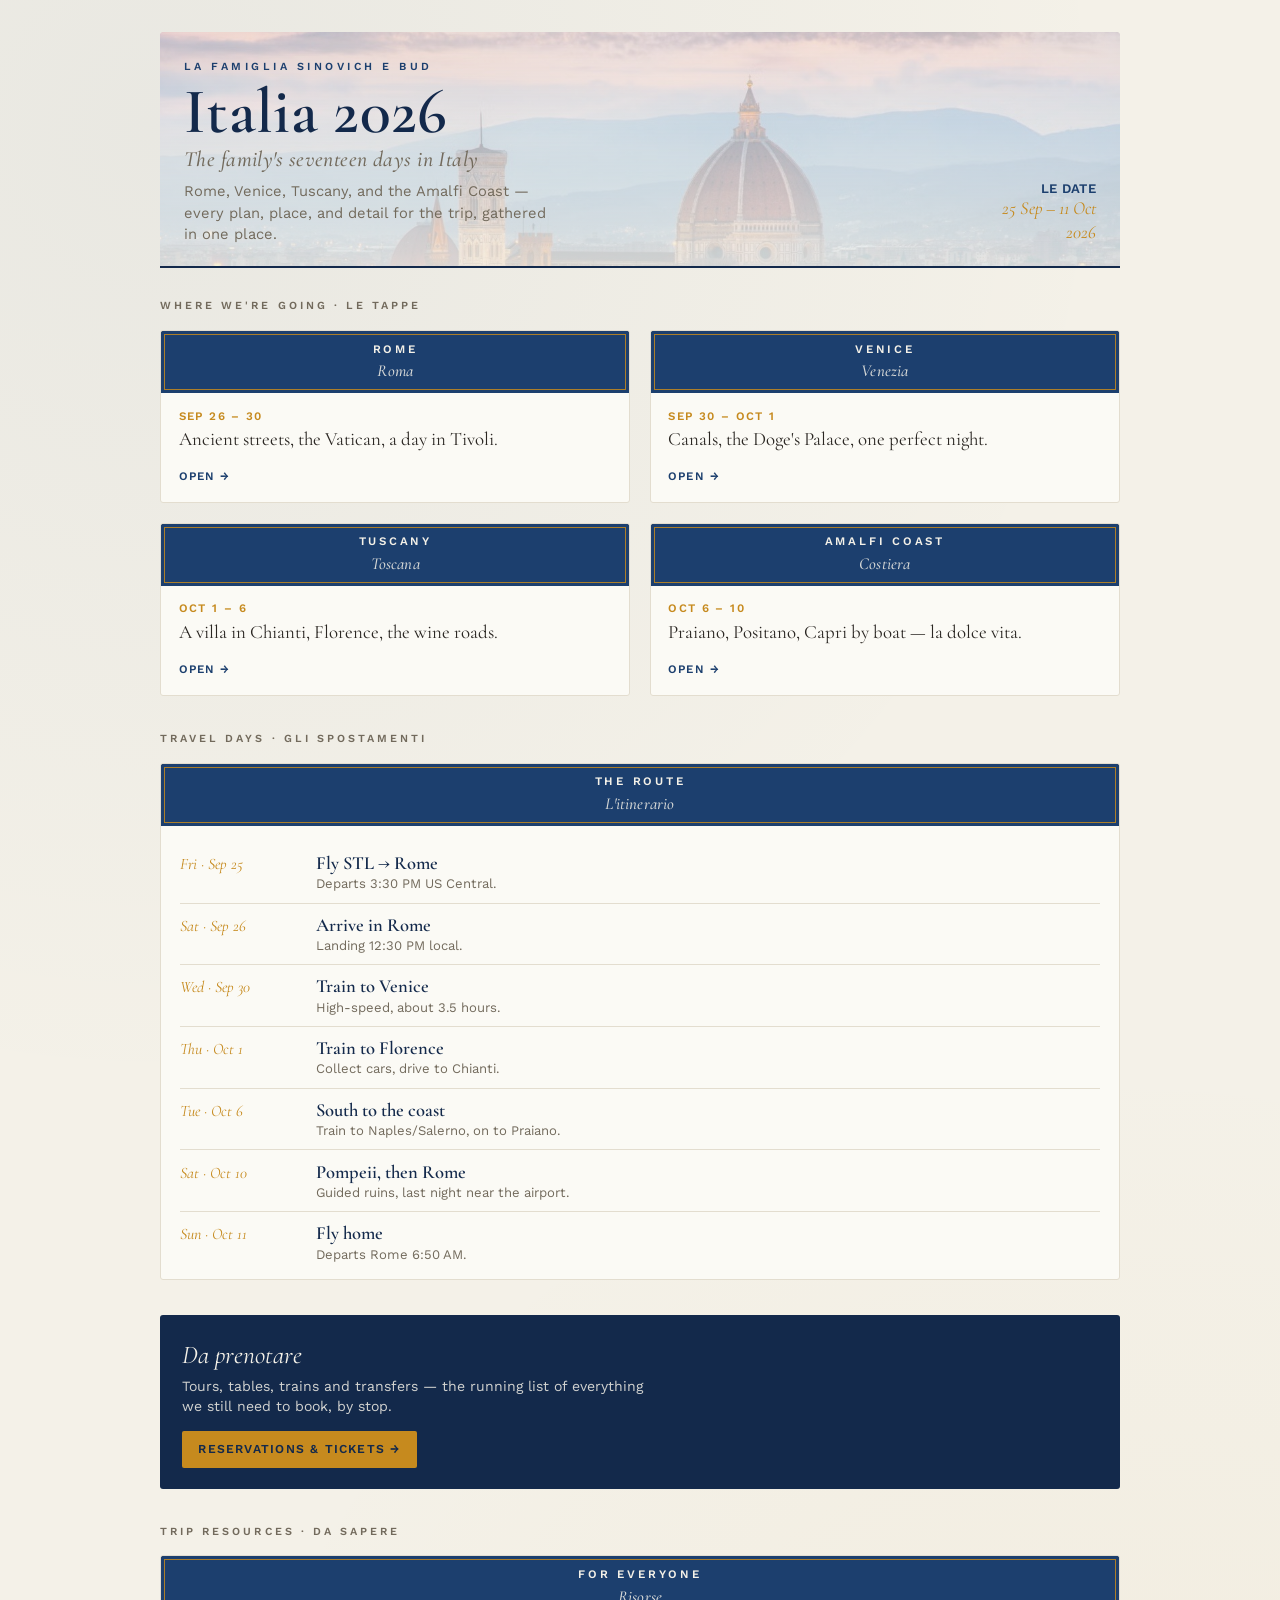
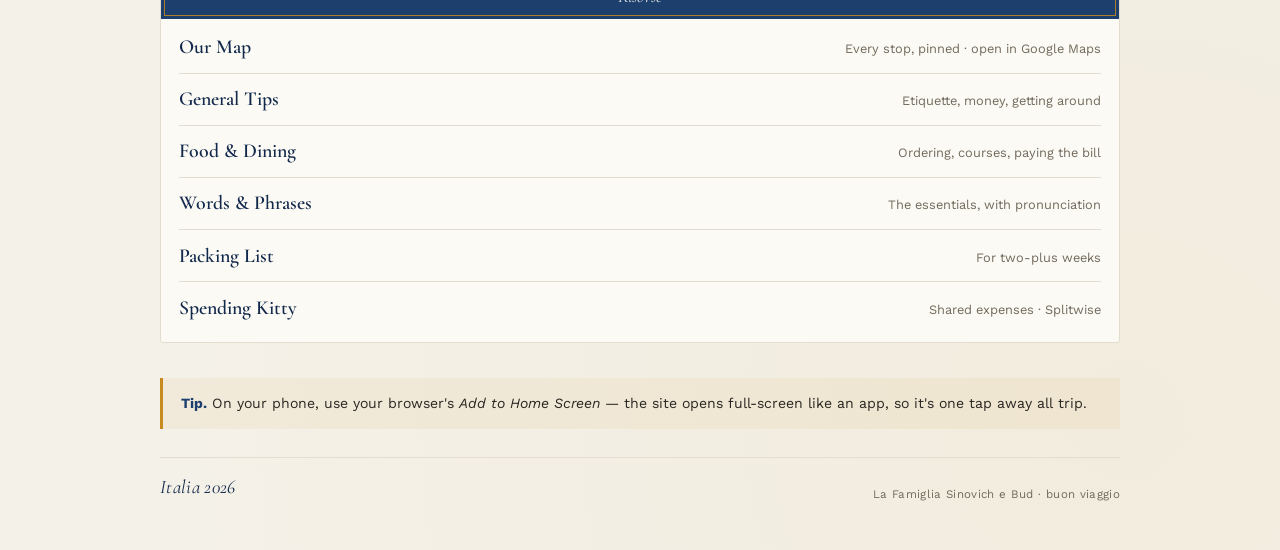
<file: index.html>
<!DOCTYPE html>
<html lang="en">
<head>
<meta charset="UTF-8">
<meta name="viewport" content="width=device-width, initial-scale=1.0">
<meta name="color-scheme" content="only light">
<title>Italia 2026</title>
<meta name="theme-color" content="#1C3F6E">
<meta name="apple-mobile-web-app-capable" content="yes">
<meta name="apple-mobile-web-app-title" content="Italia 2026">
<meta name="description" content="La Famiglia Sinovich e Bud — our family trip through Italy, all in one place.">
<link rel="preconnect" href="https://fonts.googleapis.com">
<link rel="preconnect" href="https://fonts.gstatic.com" crossorigin>
<link href="https://fonts.googleapis.com/css2?family=Cormorant+Garamond:ital,wght@0,500;0,600;1,500&family=Work+Sans:ital,wght@0,400;0,500;0,600;1,400&display=swap" rel="stylesheet">
<link rel="stylesheet" href="style.css">
</head>
<body>
<main class="sheet">

  <header class="mast">
    <div class="mast-left">
      <p class="eyebrow">La Famiglia Sinovich e Bud</p>
      <h1>Italia 2026<span class="en">The family's seventeen days in Italy</span></h1>
      <p class="lede">Rome, Venice, Tuscany, and the Amalfi Coast — every plan, place, and detail for the trip, gathered in one place.</p>
    </div>
    <div class="stamp"><b>Le date</b>25 Sep – 11 Oct<br>2026</div>
  </header>

  <p class="lbl">Where we're going · Le tappe</p>
  <div class="dgrid">
    <a class="tile" href="rome.html"><div class="plaque">Rome<span class="it">Roma</span></div>
      <div class="body"><div class="dest-dt">Sep 26 – 30</div><div class="dest-desc">Ancient streets, the Vatican, a day in Tivoli.</div><span class="open">Open →</span></div></a>
    <a class="tile" href="venice.html"><div class="plaque">Venice<span class="it">Venezia</span></div>
      <div class="body"><div class="dest-dt">Sep 30 – Oct 1</div><div class="dest-desc">Canals, the Doge's Palace, one perfect night.</div><span class="open">Open →</span></div></a>
    <a class="tile" href="tuscany.html"><div class="plaque">Tuscany<span class="it">Toscana</span></div>
      <div class="body"><div class="dest-dt">Oct 1 – 6</div><div class="dest-desc">A villa in Chianti, Florence, the wine roads.</div><span class="open">Open →</span></div></a>
    <a class="tile" href="amalfi.html"><div class="plaque">Amalfi Coast<span class="it">Costiera</span></div>
      <div class="body"><div class="dest-dt">Oct 6 – 10</div><div class="dest-desc">Praiano, Positano, Capri by boat — la dolce vita.</div><span class="open">Open →</span></div></a>
  </div>

  <p class="lbl">Travel days · Gli spostamenti</p>
  <div class="tile full">
    <div class="plaque">The route<span class="it">L'itinerario</span></div>
    <ul class="tl">
      <li><span class="when">Fri · Sep 25</span><span class="ev">Fly STL → Rome<small>Departs 3:30 PM US Central.</small></span></li>
      <li><span class="when">Sat · Sep 26</span><span class="ev">Arrive in Rome<small>Landing 12:30 PM local.</small></span></li>
      <li><span class="when">Wed · Sep 30</span><span class="ev">Train to Venice<small>High-speed, about 3.5 hours.</small></span></li>
      <li><span class="when">Thu · Oct 1</span><span class="ev">Train to Florence<small>Collect cars, drive to Chianti.</small></span></li>
      <li><span class="when">Tue · Oct 6</span><span class="ev">South to the coast<small>Train to Naples/Salerno, on to Praiano.</small></span></li>
      <li><span class="when">Sat · Oct 10</span><span class="ev">Pompeii, then Rome<small>Guided ruins, last night near the airport.</small></span></li>
      <li><span class="when">Sun · Oct 11</span><span class="ev">Fly home<small>Departs Rome 6:50 AM.</small></span></li>
    </ul>
  </div>

  <aside class="jump">
    <span class="k">Da prenotare</span>
    <p>Tours, tables, trains and transfers — the running list of everything we still need to book, by stop.</p>
    <a href="reservations.html">Reservations &amp; tickets →</a>
  </aside>

  <p class="lbl">Trip resources · Da sapere</p>
  <div class="tile full">
    <div class="plaque">For everyone<span class="it">Risorse</span></div>
    <ul class="rlist">
      <li><a href="map.html"><span class="n">Our Map</span><span class="s">Every stop, pinned · open in Google Maps</span></a></li>
      <li><a href="tips.html"><span class="n">General Tips</span><span class="s">Etiquette, money, getting around</span></a></li>
      <li><a href="food.html"><span class="n">Food &amp; Dining</span><span class="s">Ordering, courses, paying the bill</span></a></li>
      <li><a href="phrasebook.html"><span class="n">Words &amp; Phrases</span><span class="s">The essentials, with pronunciation</span></a></li>
      <li><a href="packing.html"><span class="n">Packing List</span><span class="s">For two-plus weeks</span></a></li>
      <li><a href="spending.html"><span class="n">Spending Kitty</span><span class="s">Shared expenses · Splitwise</span></a></li>
    </ul>
  </div>

  <p class="tip"><b>Tip.</b> On your phone, use your browser's <i>Add to Home Screen</i> — the site opens full-screen like an app, so it's one tap away all trip.</p>

  <footer>
    <span class="fn">Italia 2026</span>
    <span class="cr">La Famiglia Sinovich e Bud · buon viaggio</span>
  </footer>

</main>
</body>
</html>
</file>
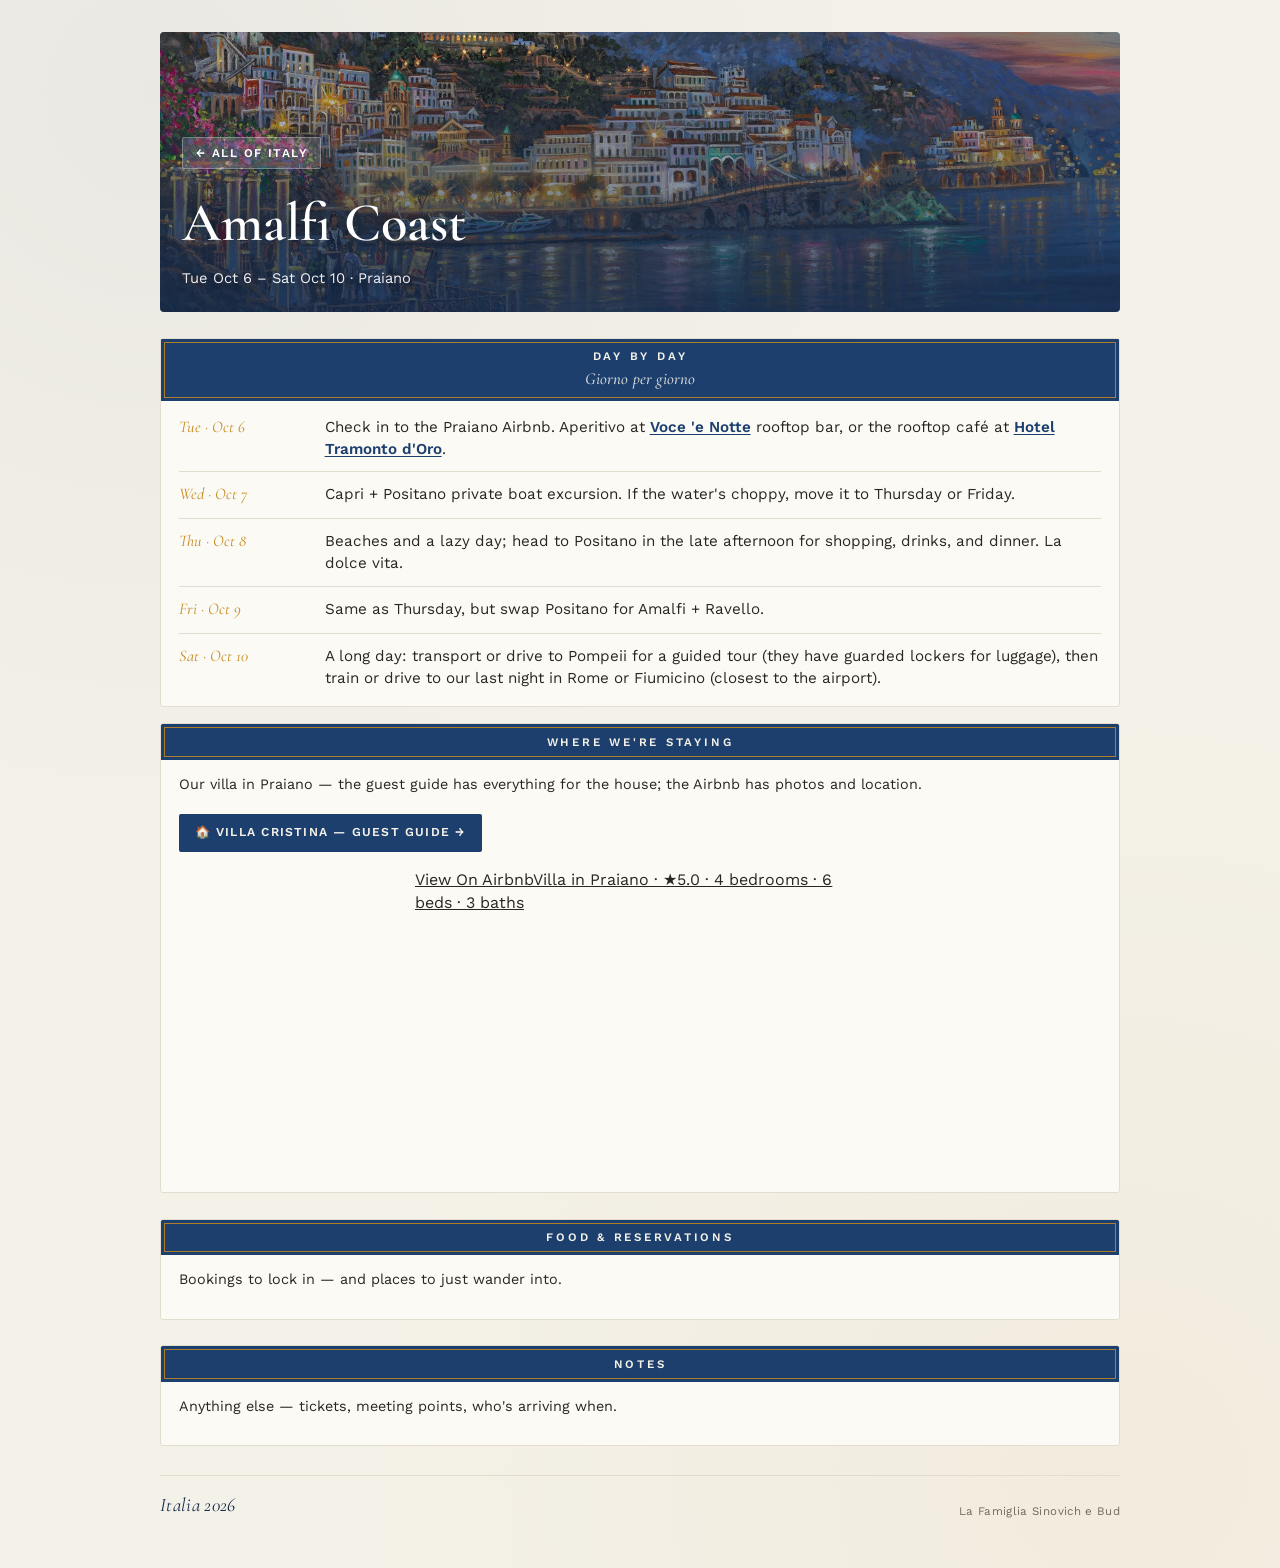
<file: amalfi.html>
<!DOCTYPE html>
<html lang="en">
<head>
<meta charset="UTF-8" />
<meta name="viewport" content="width=device-width, initial-scale=1.0, viewport-fit=cover" />
<meta name="color-scheme" content="only light" />
<title>Amalfi Coast · Italia 2026</title>
<meta name="theme-color" content="#1C3F6E" />
<link rel="preconnect" href="https://fonts.googleapis.com" />
<link rel="preconnect" href="https://fonts.gstatic.com" crossorigin />
<link href="https://fonts.googleapis.com/css2?family=Cormorant+Garamond:ital,wght@0,500;0,600;1,500&family=Work+Sans:ital,wght@0,400;0,500;0,600;1,400&display=swap" rel="stylesheet" />
<link rel="stylesheet" href="style.css" />
</head>
<body class="region-amalfi" style="--page-img:url('amalfi-header.jpg')">
<main class="sheet">
  <header class="subhead photo">
    <a class="backlink" href="index.html">← All of Italy</a>
    <h1>Amalfi Coast</h1>
    <p>Tue Oct 6 – Sat Oct 10 · Praiano</p>
  </header>
  <section>
    <div class="itin" style="margin-bottom:16px">
      <div class="plaque">Day by day<span class="it">Giorno per giorno</span></div>
      <ul>
        <li><div class="date">Tue · Oct 6</div><div class="what">Check in to the Praiano Airbnb. Aperitivo at <a href="https://www.tripadvisor.com/Restaurant_Review-g194867-d7058913-Reviews-Voce_e_Notte_Restaurant_Bar-Praiano_Amalfi_Coast_Province_of_Salerno_Campania.html" target="_blank" rel="noopener">Voce 'e Notte</a> rooftop bar, or the rooftop caf&eacute; at <a href="https://www.tramontodoro.it/en/" target="_blank" rel="noopener">Hotel Tramonto d'Oro</a>.</div></li>
        <li><div class="date">Wed · Oct 7</div><div class="what">Capri + Positano private boat excursion. If the water's choppy, move it to Thursday or Friday.</div></li>
        <li><div class="date">Thu · Oct 8</div><div class="what">Beaches and a lazy day; head to Positano in the late afternoon for shopping, drinks, and dinner. La dolce vita.</div></li>
        <li><div class="date">Fri · Oct 9</div><div class="what">Same as Thursday, but swap Positano for Amalfi + Ravello.</div></li>
        <li><div class="date">Sat · Oct 10</div><div class="what">A long day: transport or drive to Pompeii for a guided tour (they have guarded lockers for luggage), then train or drive to our last night in Rome or Fiumicino (closest to the airport).</div></li>
      </ul>
    </div>
    <div class="block">
      <h3>Where we're staying</h3>
      <p>Our villa in Praiano — the guest guide has everything for the house; the Airbnb has photos and location.</p>
      <a class="seealso" href="https://andreachiacchio.github.io/villa-cristina-guest-app/" target="_blank" rel="noopener" style="margin-bottom:6px">🏠 Villa Cristina — guest guide →</a>
      <div class="airbnb-embed-frame" data-id="1378964735087256336" data-view="home" data-hide-price="true" style="width:100%;max-width:450px;height:300px;margin:14px auto 2px;"><a href="https://www.airbnb.com/rooms/1378964735087256336?guests=1&amp;adults=1&amp;s=66&amp;source=embed_widget">View On Airbnb</a><a href="https://www.airbnb.com/rooms/1378964735087256336?guests=1&amp;adults=1&amp;s=66&amp;source=embed_widget" rel="nofollow">Villa in Praiano · ★5.0 · 4 bedrooms · 6 beds · 3 baths</a><script async src="https://www.airbnb.com/embeddable/airbnb_jssdk"></script></div>
    </div>
    <div class="block">
      <h3>Food &amp; reservations</h3>
      <p>Bookings to lock in — and places to just wander into.</p>
    </div>
    <div class="block">
      <h3>Notes</h3>
      <p>Anything else — tickets, meeting points, who's arriving when.</p>
    </div>
  </section>
  <footer>
    <div class="fn">Italia 2026</div>
    <div class="cr">La Famiglia Sinovich e Bud</div>
  </footer>
</main>
</body>
</html>
</file>
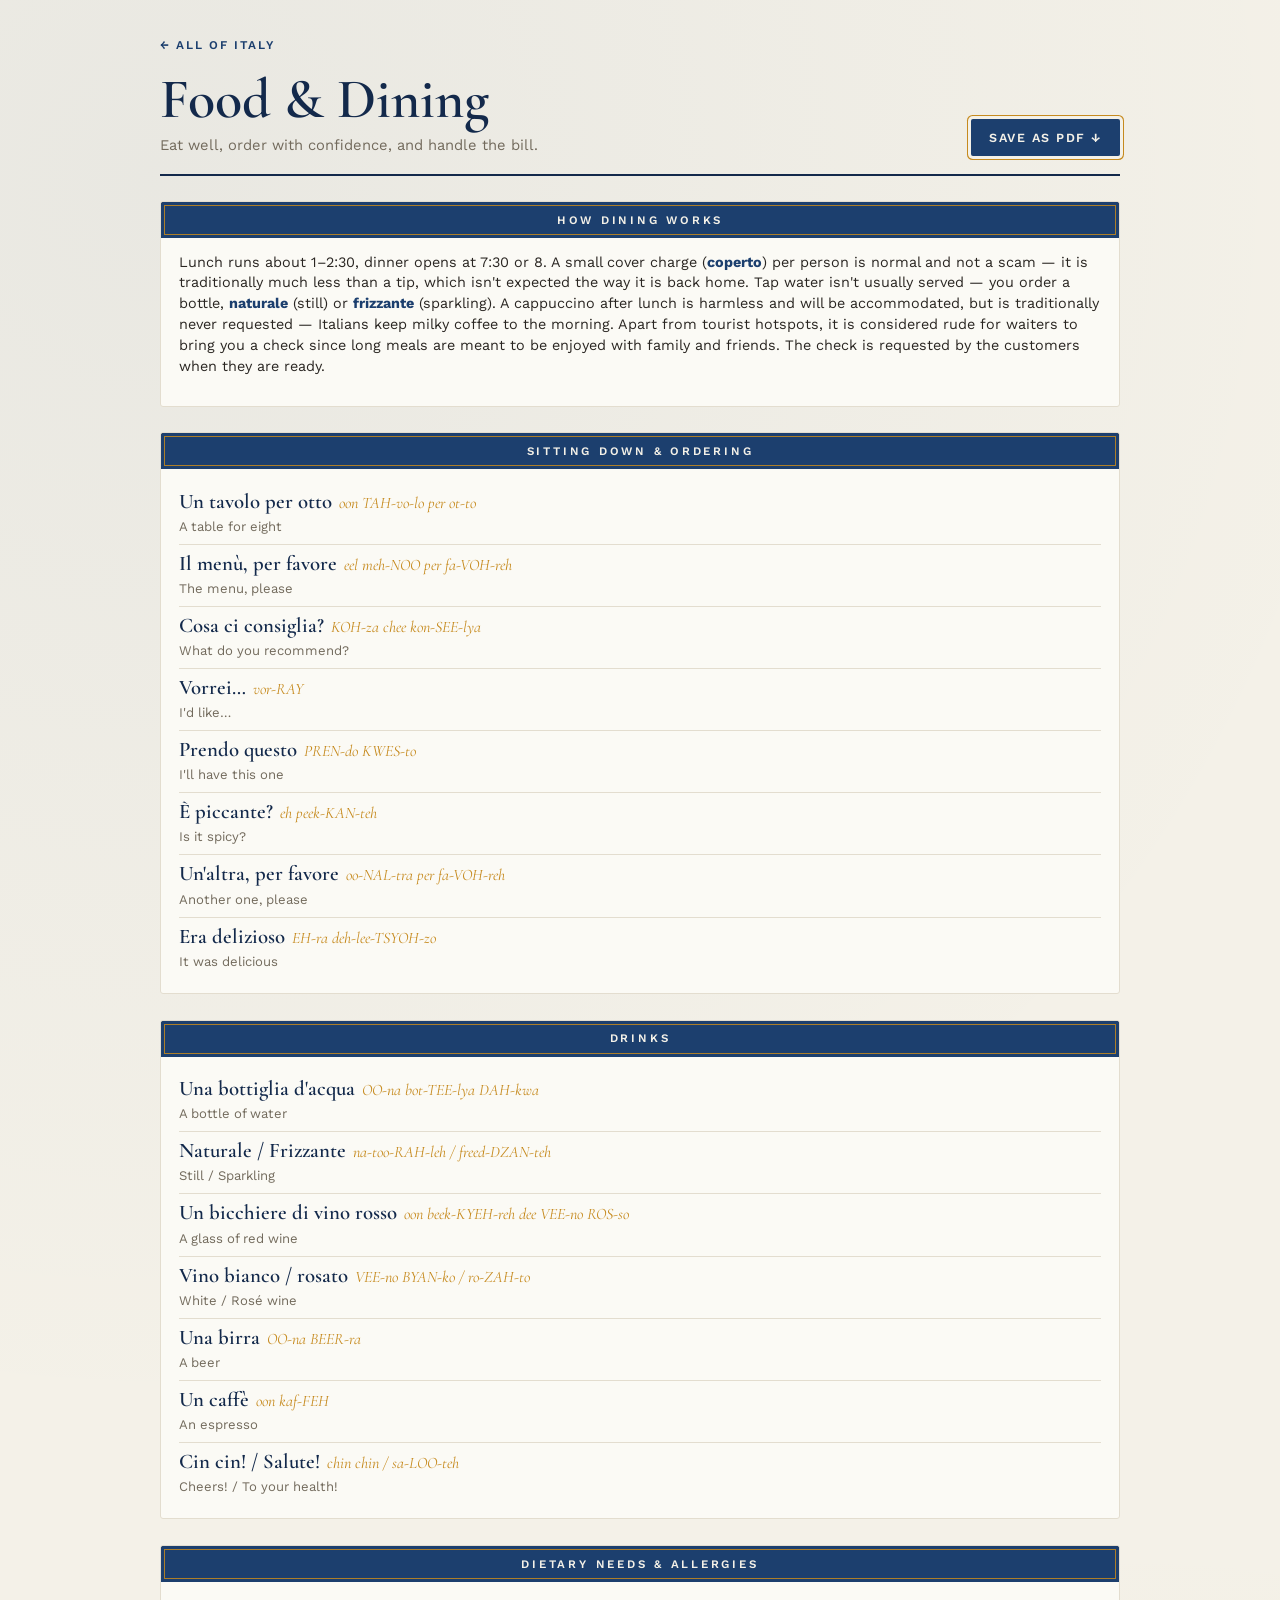
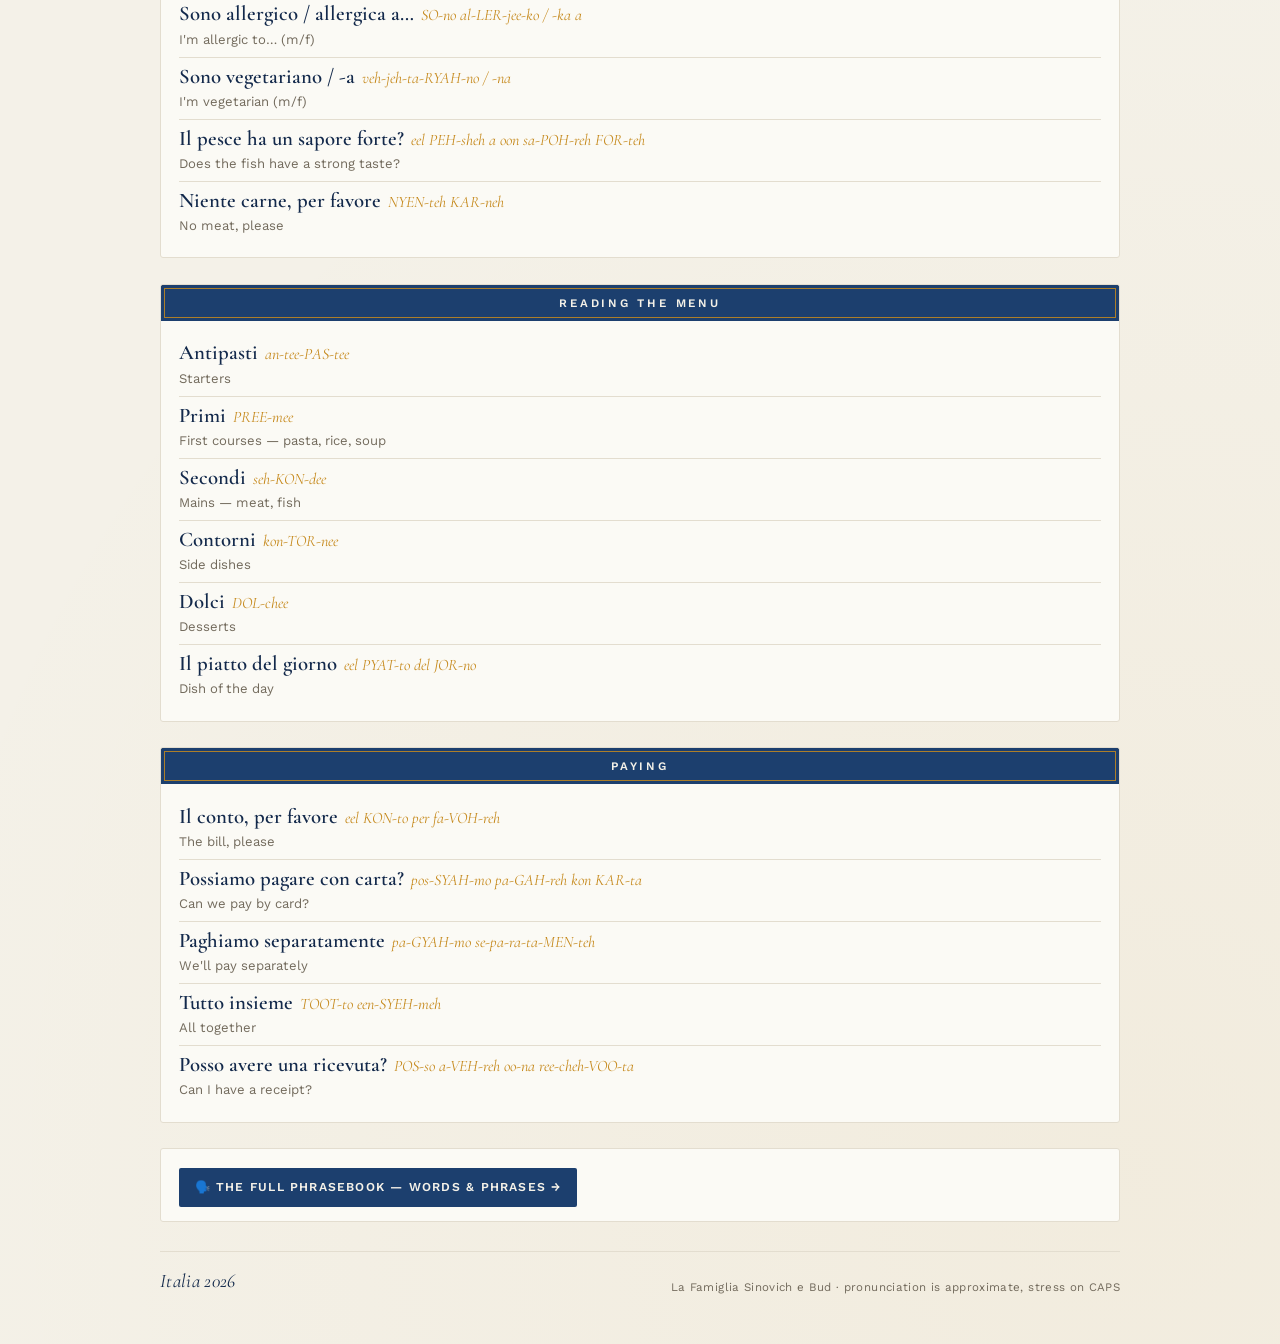
<file: food.html>
<!DOCTYPE html>
<html lang="en">
<head>
<meta charset="UTF-8" />
<meta name="viewport" content="width=device-width, initial-scale=1.0, viewport-fit=cover" />
<meta name="color-scheme" content="only light" />
<title>Food & Dining · Italia 2026</title>
<meta name="theme-color" content="#1C3F6E" />
<link rel="preconnect" href="https://fonts.googleapis.com" />
<link rel="preconnect" href="https://fonts.gstatic.com" crossorigin />
<link href="https://fonts.googleapis.com/css2?family=Cormorant+Garamond:ital,wght@0,500;0,600;1,500&family=Work+Sans:ital,wght@0,400;0,500;0,600;1,400&display=swap" rel="stylesheet" />
<link rel="stylesheet" href="style.css" />
</head>
<body>
<main class="sheet">
  <header class="subhead haspdf">
    <div class="mast-left">
      <a class="backlink" href="index.html">← All of Italy</a>
      <h1>Food &amp; Dining</h1>
      <p>Eat well, order with confidence, and handle the bill.</p>
    </div>
    <button class="print-btn" onclick="window.print()">Save as PDF ↓</button>
  </header>
  <section>
    <div class="block">
      <h3>How dining works</h3>
      <p class="note">Lunch runs about 1–2:30, dinner opens at 7:30 or 8. A small
      cover charge (<b>coperto</b>) per person is normal and not a scam — it is traditionally much less than a tip, which isn't expected the way it is back home. Tap water
      isn't usually served — you order a bottle, <b>naturale</b> (still) or
      <b>frizzante</b> (sparkling). A cappuccino after lunch is harmless and will be accommodated, but is traditionally never requested — Italians keep milky coffee to the
      morning. Apart from tourist hotspots, it is considered rude for waiters to bring you a check since long meals are meant to be enjoyed with family and friends. The check is requested by the customers when they are ready.</p>    </div>
    <div class="block">
      <div class="cat-label">Sitting down & ordering</div>
      <ul class="phraselist">
        <li><span class="it">Un tavolo per otto</span> <span class="pron">oon TAH-vo-lo per ot-to</span><span class="en">A table for eight</span></li>
        <li><span class="it">Il menù, per favore</span> <span class="pron">eel meh-NOO per fa-VOH-reh</span><span class="en">The menu, please</span></li>
        <li><span class="it">Cosa ci consiglia?</span> <span class="pron">KOH-za chee kon-SEE-lya</span><span class="en">What do you recommend?</span></li>
        <li><span class="it">Vorrei…</span> <span class="pron">vor-RAY</span><span class="en">I'd like…</span></li>
        <li><span class="it">Prendo questo</span> <span class="pron">PREN-do KWES-to</span><span class="en">I'll have this one</span></li>
        <li><span class="it">È piccante?</span> <span class="pron">eh peek-KAN-teh</span><span class="en">Is it spicy?</span></li>
        <li><span class="it">Un'altra, per favore</span> <span class="pron">oo-NAL-tra per fa-VOH-reh</span><span class="en">Another one, please</span></li>
        <li><span class="it">Era delizioso</span> <span class="pron">EH-ra deh-lee-TSYOH-zo</span><span class="en">It was delicious</span></li>
      </ul>
    </div>
    <div class="block">
      <div class="cat-label">Drinks</div>
      <ul class="phraselist">
        <li><span class="it">Una bottiglia d'acqua</span> <span class="pron">OO-na bot-TEE-lya DAH-kwa</span><span class="en">A bottle of water</span></li>
        <li><span class="it">Naturale / Frizzante</span> <span class="pron">na-too-RAH-leh / freed-DZAN-teh</span><span class="en">Still / Sparkling</span></li>
        <li><span class="it">Un bicchiere di vino rosso</span> <span class="pron">oon beek-KYEH-reh dee VEE-no ROS-so</span><span class="en">A glass of red wine</span></li>
        <li><span class="it">Vino bianco / rosato</span> <span class="pron">VEE-no BYAN-ko / ro-ZAH-to</span><span class="en">White / Rosé wine</span></li>
        <li><span class="it">Una birra</span> <span class="pron">OO-na BEER-ra</span><span class="en">A beer</span></li>
        <li><span class="it">Un caffè</span> <span class="pron">oon kaf-FEH</span><span class="en">An espresso</span></li>
        <li><span class="it">Cin cin! / Salute!</span> <span class="pron">chin chin / sa-LOO-teh</span><span class="en">Cheers! / To your health!</span></li>
      </ul>
    </div>
    <div class="block">
      <div class="cat-label">Dietary needs & allergies</div>
      <ul class="phraselist">
        <li><span class="it">Sono allergico / allergica a…</span> <span class="pron">SO-no al-LER-jee-ko / -ka a</span><span class="en">I'm allergic to… (m/f)</span></li>
        <li><span class="it">Sono vegetariano / -a</span> <span class="pron">veh-jeh-ta-RYAH-no / -na</span><span class="en">I'm vegetarian (m/f)</span></li>
        <li><span class="it">Il pesce ha un sapore forte?</span> <span class="pron">eel PEH-sheh a oon sa-POH-reh FOR-teh</span><span class="en">Does the fish have a strong taste?</span></li>
        <li><span class="it">Niente carne, per favore</span> <span class="pron">NYEN-teh KAR-neh</span><span class="en">No meat, please</span></li>
      </ul>
    </div>
    <div class="block">
      <div class="cat-label">Reading the menu</div>
      <ul class="phraselist">
        <li><span class="it">Antipasti</span> <span class="pron">an-tee-PAS-tee</span><span class="en">Starters</span></li>
        <li><span class="it">Primi</span> <span class="pron">PREE-mee</span><span class="en">First courses — pasta, rice, soup</span></li>
        <li><span class="it">Secondi</span> <span class="pron">seh-KON-dee</span><span class="en">Mains — meat, fish</span></li>
        <li><span class="it">Contorni</span> <span class="pron">kon-TOR-nee</span><span class="en">Side dishes</span></li>
        <li><span class="it">Dolci</span> <span class="pron">DOL-chee</span><span class="en">Desserts</span></li>
        <li><span class="it">Il piatto del giorno</span> <span class="pron">eel PYAT-to del JOR-no</span><span class="en">Dish of the day</span></li>
      </ul>
    </div>
    <div class="block">
      <div class="cat-label">Paying</div>
      <ul class="phraselist">
        <li><span class="it">Il conto, per favore</span> <span class="pron">eel KON-to per fa-VOH-reh</span><span class="en">The bill, please</span></li>
        <li><span class="it">Possiamo pagare con carta?</span> <span class="pron">pos-SYAH-mo pa-GAH-reh kon KAR-ta</span><span class="en">Can we pay by card?</span></li>
        <li><span class="it">Paghiamo separatamente</span> <span class="pron">pa-GYAH-mo se-pa-ra-ta-MEN-teh</span><span class="en">We'll pay separately</span></li>
        <li><span class="it">Tutto insieme</span> <span class="pron">TOOT-to een-SYEH-meh</span><span class="en">All together</span></li>
        <li><span class="it">Posso avere una ricevuta?</span> <span class="pron">POS-so a-VEH-reh oo-na ree-cheh-VOO-ta</span><span class="en">Can I have a receipt?</span></li>
      </ul>
    </div>
    <div class="block">
      <a class="seealso" href="phrasebook.html">🗣️ The full phrasebook — words &amp; phrases →</a>
    </div>
  </section>
  <footer>
    <div class="fn">Italia 2026</div>
    <div class="cr">La Famiglia Sinovich e Bud · pronunciation is approximate, stress on CAPS</div>
  </footer>
</main>
</body>
</html>
</file>
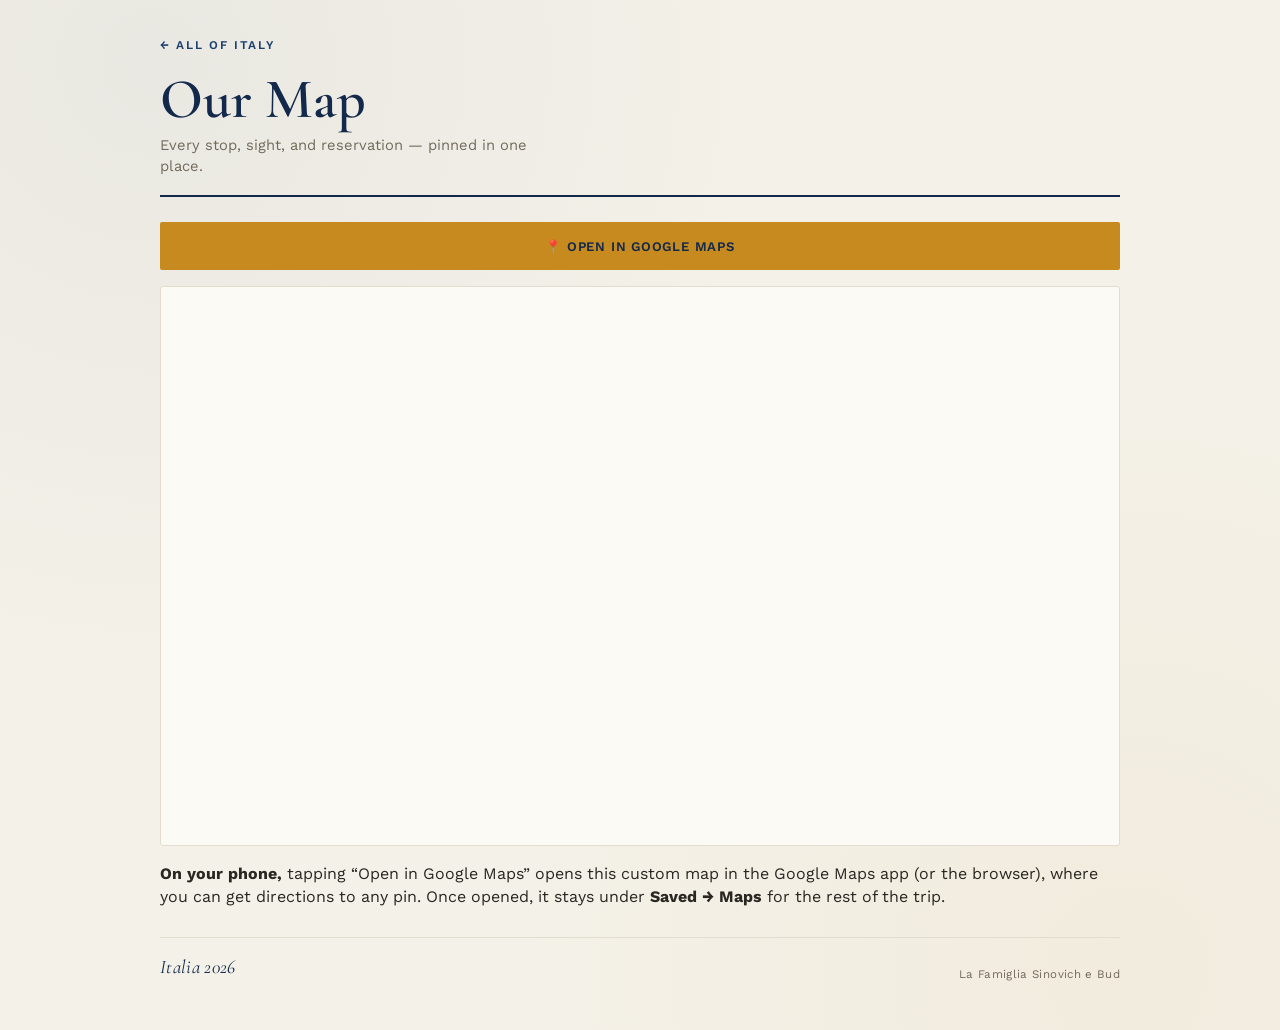
<file: map.html>
<!DOCTYPE html>
<html lang="en">
<head>
<meta charset="UTF-8" />
<meta name="viewport" content="width=device-width, initial-scale=1.0, viewport-fit=cover" />
<meta name="color-scheme" content="only light" />
<title>Our Map · Italia 2026</title>
<meta name="theme-color" content="#1C3F6E" />
<link rel="preconnect" href="https://fonts.googleapis.com" />
<link rel="preconnect" href="https://fonts.gstatic.com" crossorigin />
<link href="https://fonts.googleapis.com/css2?family=Cormorant+Garamond:ital,wght@0,500;0,600;1,500&family=Work+Sans:ital,wght@0,400;0,500;0,600;1,400&display=swap" rel="stylesheet" />
<link rel="stylesheet" href="style.css" />
<style>
  .mapwrap{position:relative;width:100%;height:min(72vh,560px);border:1px solid var(--hair);border-radius:3px;overflow:hidden;background:var(--tile);margin-top:1rem;}
  .mapwrap iframe{position:absolute;inset:0;width:100%;height:100%;border:0;}
  .map-fallback{position:absolute;inset:0;display:flex;align-items:center;justify-content:center;text-align:center;
    padding:2rem;color:var(--muted);font-size:.9rem;line-height:1.5;}
</style>
</head>
<body>
<main class="sheet">
  <header class="subhead">
    <a class="backlink" href="index.html">← All of Italy</a>
    <h1>Our Map</h1>
    <p>Every stop, sight, and reservation — pinned in one place.</p>
  </header>
  <section>
    <a class="cta" id="maplink" href="https://www.google.com/maps/d/viewer" target="_blank" rel="noopener">📍 Open in Google Maps</a>

    <div class="mapwrap">
      <iframe id="mapframe" title="Italia 2026 map" src="" loading="lazy" allowfullscreen></iframe>
      <div class="map-fallback" id="mapfallback">Paste your Google My Maps ID into map.html to load the map here.</div>
    </div>

    <p class="note" style="margin-top:1rem"><b>On your phone,</b> tapping “Open in Google Maps” opens this custom map in the Google Maps app (or the browser), where you can get directions to any pin. Once opened, it stays under <b>Saved → Maps</b> for the rest of the trip.</p>
  </section>
  <footer>
    <div class="fn">Italia 2026</div>
    <div class="cr">La Famiglia Sinovich e Bud</div>
  </footer>
</main>

<script>
  /* ▼▼▼  EDIT THIS ONE LINE  ▼▼▼
     Paste your map's ID between the quotes. It's the part after "mid="
     in your My Maps share link, e.g. .../viewer?mid=THIS_PART&usp=sharing */
  var MAP_ID = "1YcJlNukFLmdng5MDpiosieAlHqOV4AM";
  /* ▲▲▲  nothing else to change  ▲▲▲ */

  if (MAP_ID) {
    document.getElementById('mapframe').src = "https://www.google.com/maps/d/embed?mid=" + MAP_ID;
    document.getElementById('maplink').href = "https://www.google.com/maps/d/viewer?mid=" + MAP_ID;
    var fb = document.getElementById('mapfallback'); if (fb) fb.style.display = 'none';
  }
</script>
</body>
</html>
</file>
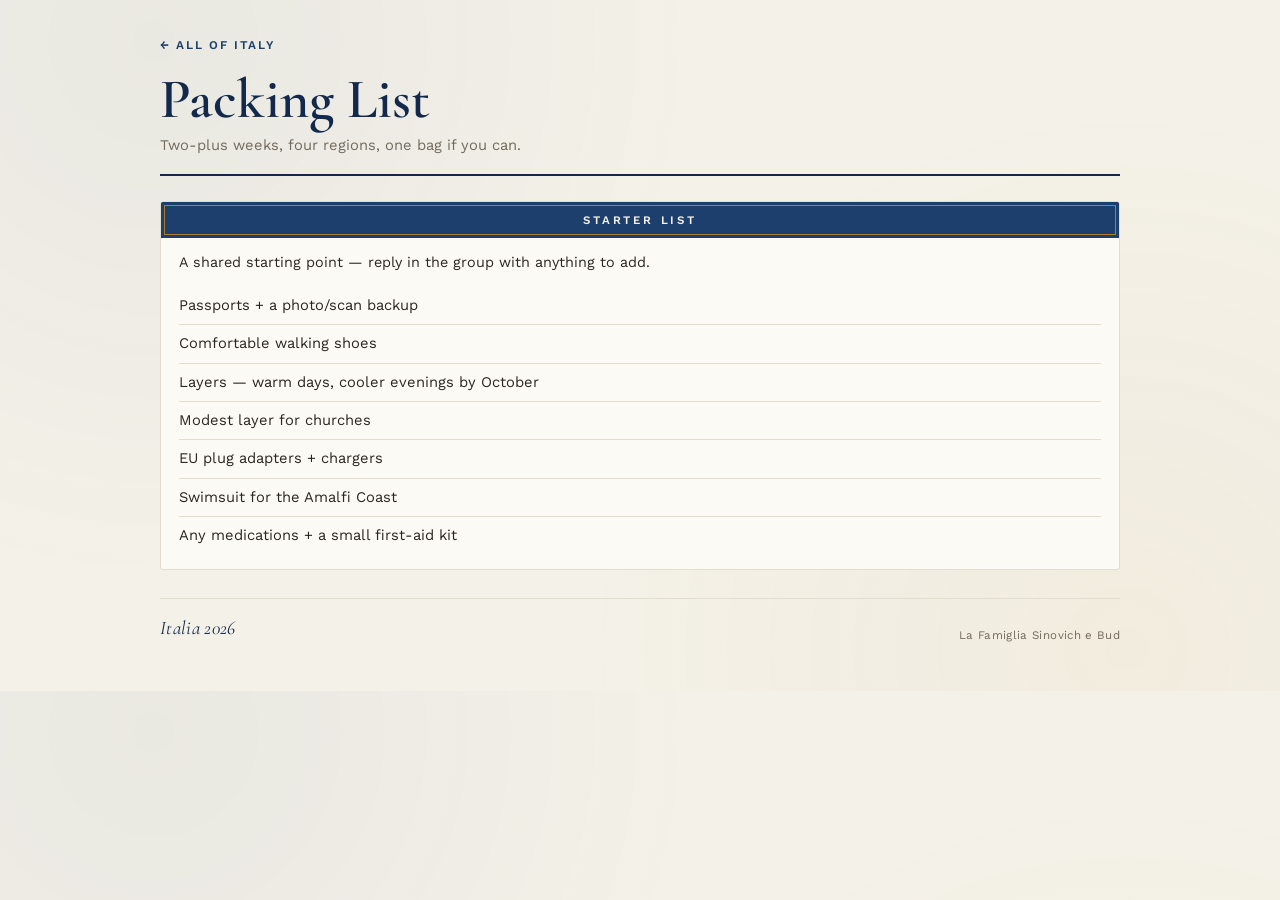
<file: packing.html>
<!DOCTYPE html>
<html lang="en">
<head>
<meta charset="UTF-8" />
<meta name="viewport" content="width=device-width, initial-scale=1.0, viewport-fit=cover" />
<meta name="color-scheme" content="only light" />
<title>Packing List · Italia 2026</title>
<meta name="theme-color" content="#1C3F6E" />
<link rel="preconnect" href="https://fonts.googleapis.com" />
<link rel="preconnect" href="https://fonts.gstatic.com" crossorigin />
<link href="https://fonts.googleapis.com/css2?family=Cormorant+Garamond:ital,wght@0,500;0,600;1,500&family=Work+Sans:ital,wght@0,400;0,500;0,600;1,400&display=swap" rel="stylesheet" />
<link rel="stylesheet" href="style.css" />
</head>
<body class="">
<main class="sheet">
  <header class="subhead">
    <a class="backlink" href="index.html">← All of Italy</a>
    <h1>Packing List</h1>
    <p>Two-plus weeks, four regions, one bag if you can.</p>
  </header>
  <section>
    <div class="block">
      <h3>Starter list</h3>
      <p>A shared starting point — reply in the group with anything to add.</p>
      <ul class="plain">
        <li>Passports + a photo/scan backup</li>
        <li>Comfortable walking shoes</li>
        <li>Layers — warm days, cooler evenings by October</li>
        <li>Modest layer for churches</li>
        <li>EU plug adapters + chargers</li>
        <li>Swimsuit for the Amalfi Coast</li>
        <li>Any medications + a small first-aid kit</li>
      </ul>
    </div>
  </section>
  <footer>
    <div class="fn">Italia 2026</div>
    <div class="cr">La Famiglia Sinovich e Bud</div>
  </footer>
</main>
</body>
</html>
</file>
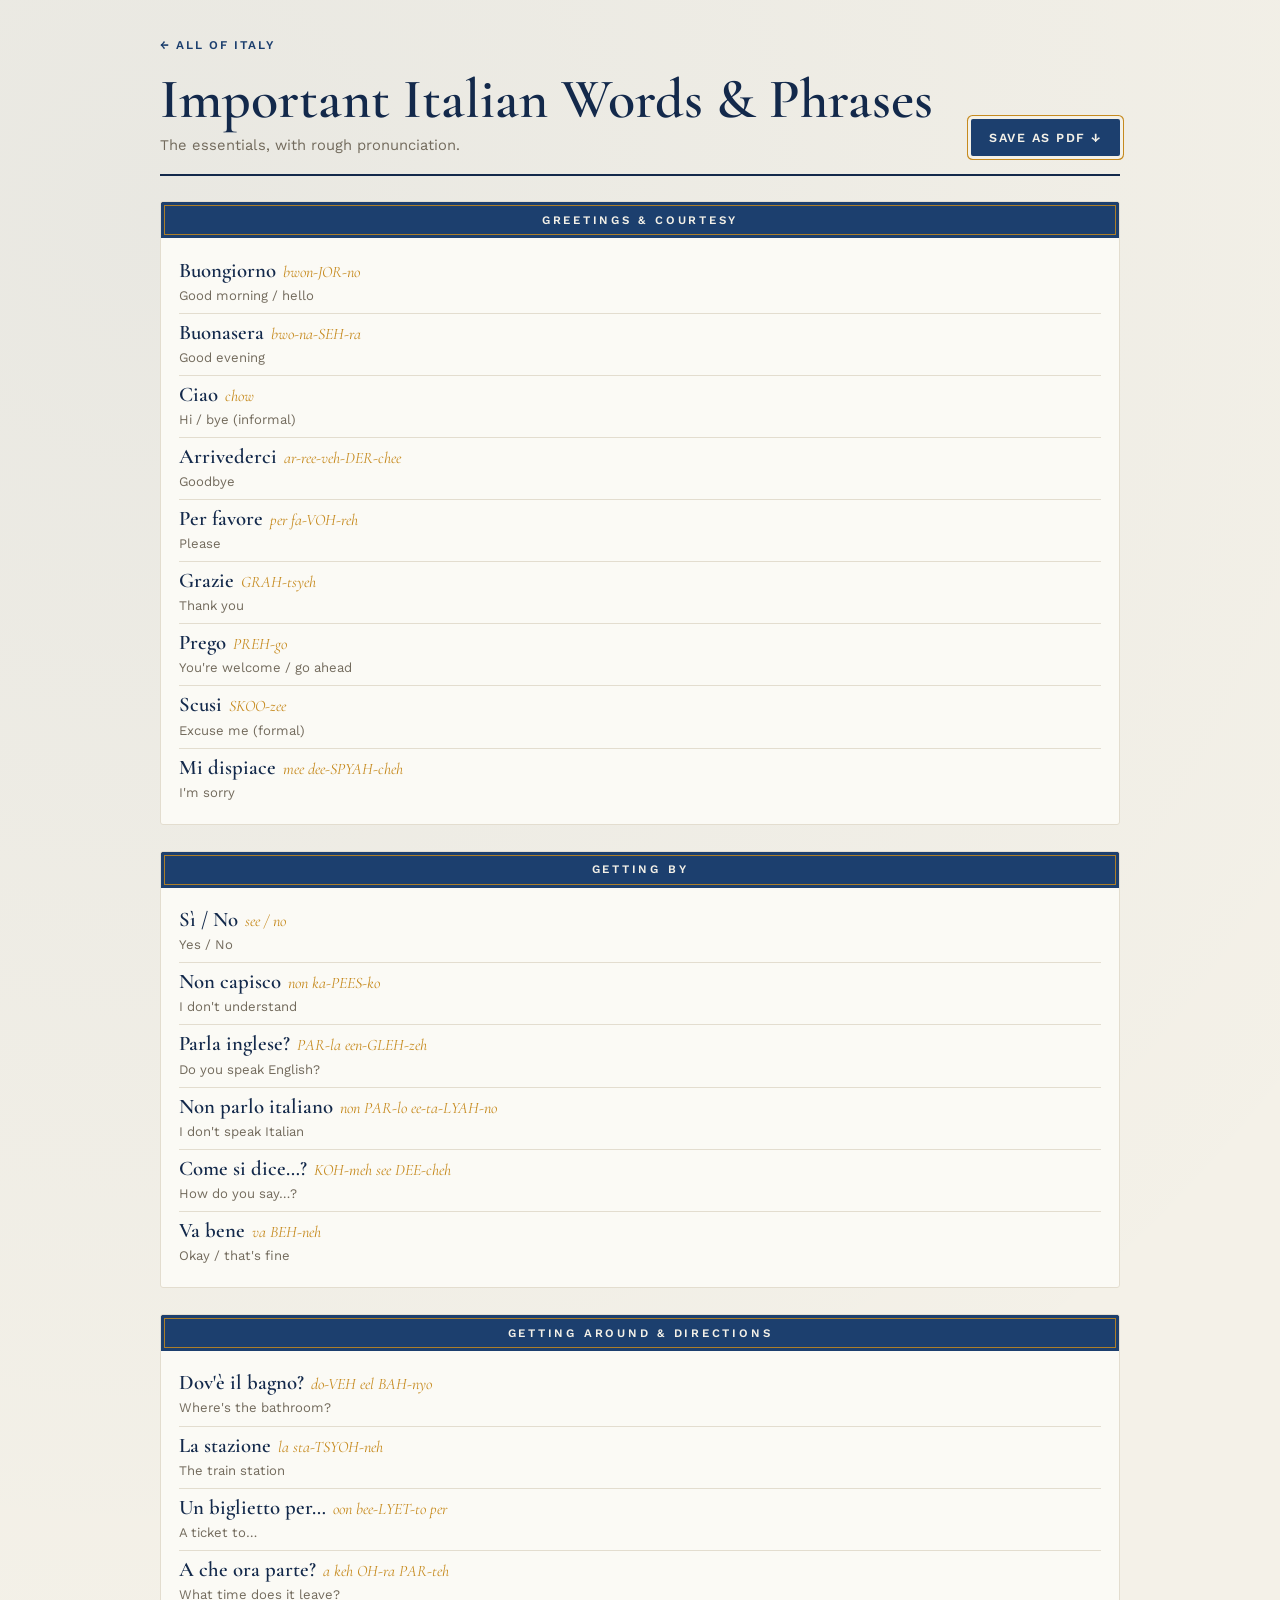
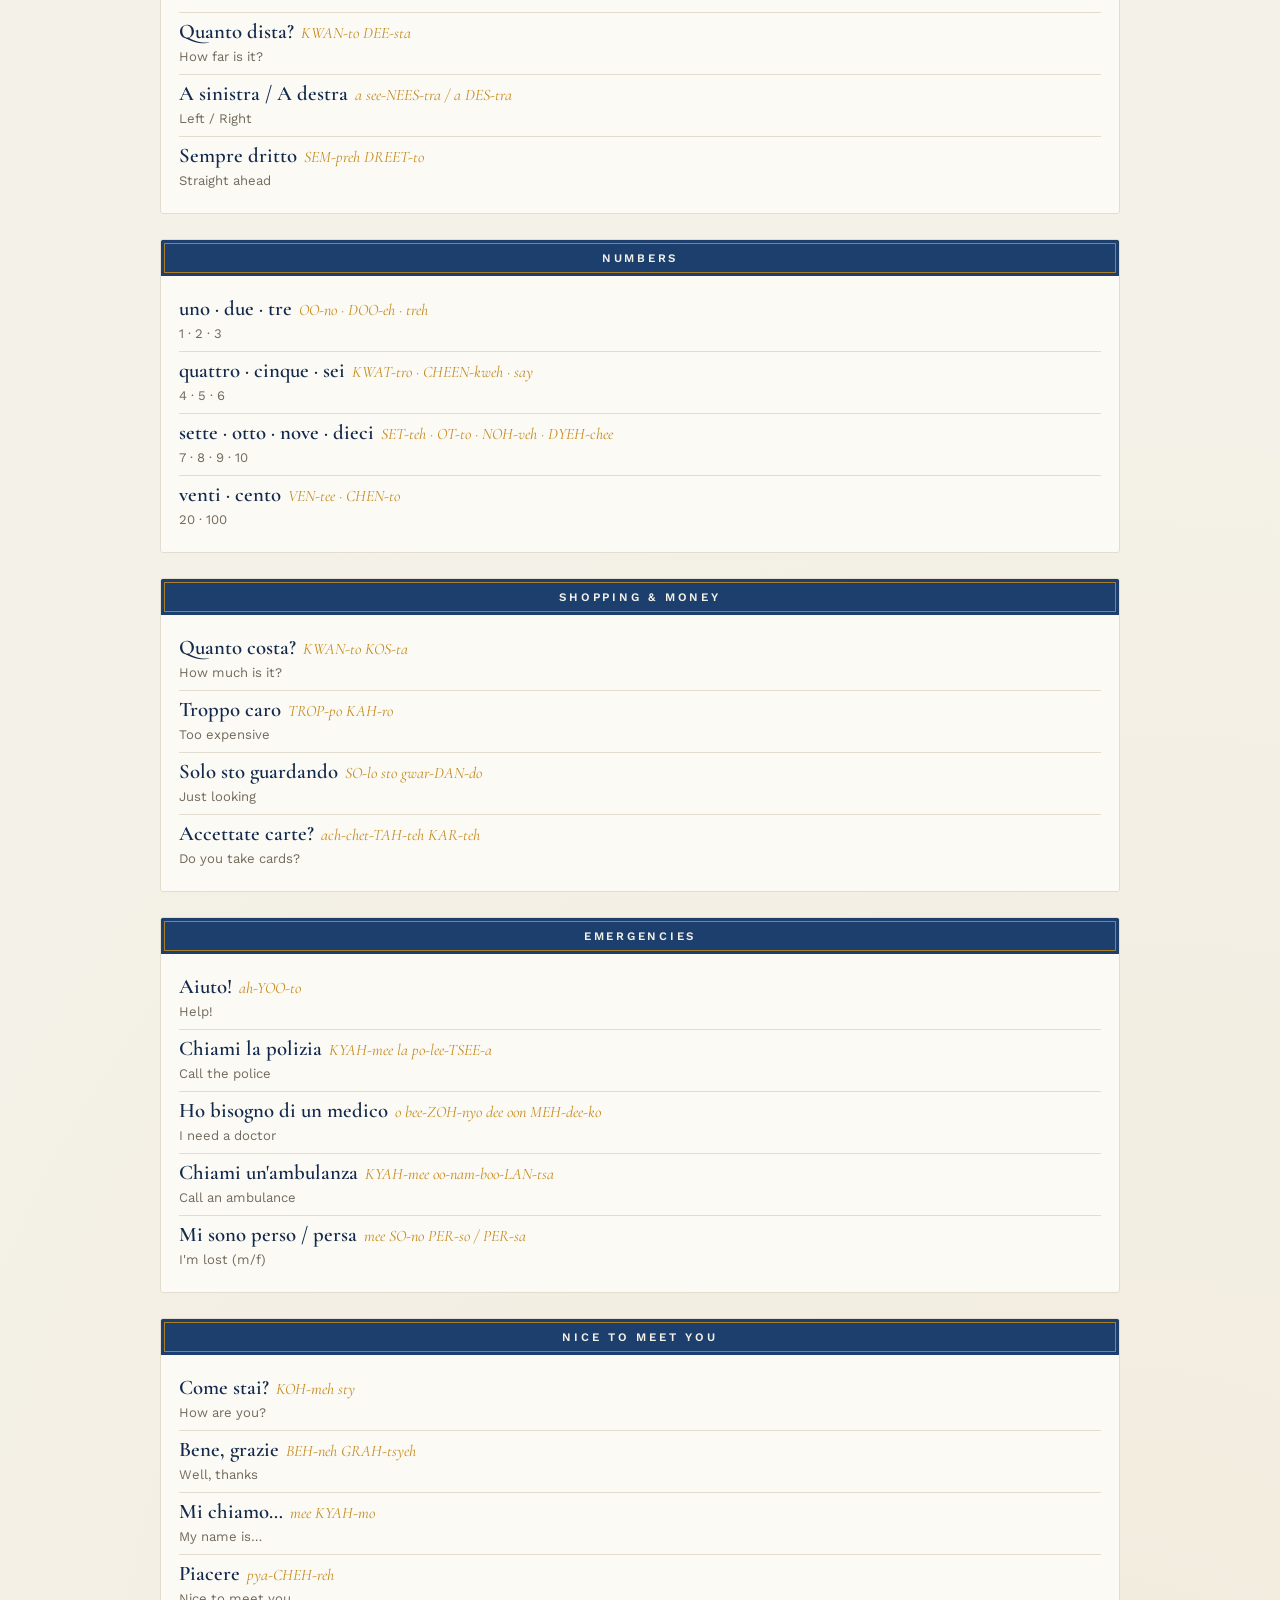
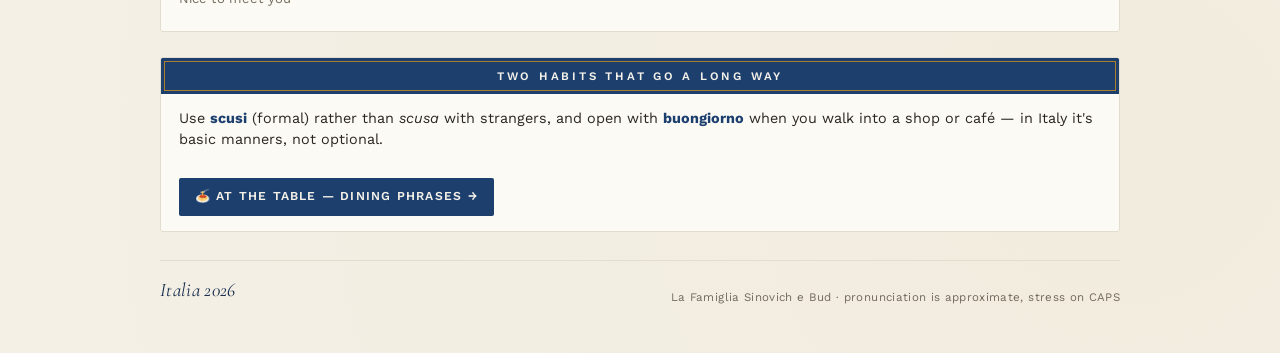
<file: phrasebook.html>
<!DOCTYPE html>
<html lang="en">
<head>
<meta charset="UTF-8" />
<meta name="viewport" content="width=device-width, initial-scale=1.0, viewport-fit=cover" />
<meta name="color-scheme" content="only light" />
<title>Italian Words & Phrases · Italia 2026</title>
<meta name="theme-color" content="#1C3F6E" />
<link rel="preconnect" href="https://fonts.googleapis.com" />
<link rel="preconnect" href="https://fonts.gstatic.com" crossorigin />
<link href="https://fonts.googleapis.com/css2?family=Cormorant+Garamond:ital,wght@0,500;0,600;1,500&family=Work+Sans:ital,wght@0,400;0,500;0,600;1,400&display=swap" rel="stylesheet" />
<link rel="stylesheet" href="style.css" />
</head>
<body>
<main class="sheet">
  <header class="subhead haspdf">
    <div class="mast-left">
      <a class="backlink" href="index.html">← All of Italy</a>
      <h1>Important Italian Words &amp; Phrases</h1>
      <p>The essentials, with rough pronunciation.</p>
    </div>
    <button class="print-btn" onclick="window.print()">Save as PDF ↓</button>
  </header>
  <section>
    <div class="block">
      <div class="cat-label">Greetings & courtesy</div>
      <ul class="phraselist">
        <li><span class="it">Buongiorno</span> <span class="pron">bwon-JOR-no</span><span class="en">Good morning / hello</span></li>
        <li><span class="it">Buonasera</span> <span class="pron">bwo-na-SEH-ra</span><span class="en">Good evening</span></li>
        <li><span class="it">Ciao</span> <span class="pron">chow</span><span class="en">Hi / bye (informal)</span></li>
        <li><span class="it">Arrivederci</span> <span class="pron">ar-ree-veh-DER-chee</span><span class="en">Goodbye</span></li>
        <li><span class="it">Per favore</span> <span class="pron">per fa-VOH-reh</span><span class="en">Please</span></li>
        <li><span class="it">Grazie</span> <span class="pron">GRAH-tsyeh</span><span class="en">Thank you</span></li>
        <li><span class="it">Prego</span> <span class="pron">PREH-go</span><span class="en">You're welcome / go ahead</span></li>
        <li><span class="it">Scusi</span> <span class="pron">SKOO-zee</span><span class="en">Excuse me (formal)</span></li>
        <li><span class="it">Mi dispiace</span> <span class="pron">mee dee-SPYAH-cheh</span><span class="en">I'm sorry</span></li>
      </ul>
    </div>
    <div class="block">
      <div class="cat-label">Getting by</div>
      <ul class="phraselist">
        <li><span class="it">Sì / No</span> <span class="pron">see / no</span><span class="en">Yes / No</span></li>
        <li><span class="it">Non capisco</span> <span class="pron">non ka-PEES-ko</span><span class="en">I don't understand</span></li>
        <li><span class="it">Parla inglese?</span> <span class="pron">PAR-la een-GLEH-zeh</span><span class="en">Do you speak English?</span></li>
        <li><span class="it">Non parlo italiano</span> <span class="pron">non PAR-lo ee-ta-LYAH-no</span><span class="en">I don't speak Italian</span></li>
        <li><span class="it">Come si dice…?</span> <span class="pron">KOH-meh see DEE-cheh</span><span class="en">How do you say…?</span></li>
        <li><span class="it">Va bene</span> <span class="pron">va BEH-neh</span><span class="en">Okay / that's fine</span></li>
      </ul>
    </div>
    <div class="block">
      <div class="cat-label">Getting around & directions</div>
      <ul class="phraselist">
        <li><span class="it">Dov'è il bagno?</span> <span class="pron">do-VEH eel BAH-nyo</span><span class="en">Where's the bathroom?</span></li>
        <li><span class="it">La stazione</span> <span class="pron">la sta-TSYOH-neh</span><span class="en">The train station</span></li>
        <li><span class="it">Un biglietto per…</span> <span class="pron">oon bee-LYET-to per</span><span class="en">A ticket to…</span></li>
        <li><span class="it">A che ora parte?</span> <span class="pron">a keh OH-ra PAR-teh</span><span class="en">What time does it leave?</span></li>
        <li><span class="it">Quanto dista?</span> <span class="pron">KWAN-to DEE-sta</span><span class="en">How far is it?</span></li>
        <li><span class="it">A sinistra / A destra</span> <span class="pron">a see-NEES-tra / a DES-tra</span><span class="en">Left / Right</span></li>
        <li><span class="it">Sempre dritto</span> <span class="pron">SEM-preh DREET-to</span><span class="en">Straight ahead</span></li>
      </ul>
    </div>
    <div class="block">
      <div class="cat-label">Numbers</div>
      <ul class="phraselist">
        <li><span class="it">uno · due · tre</span> <span class="pron">OO-no · DOO-eh · treh</span><span class="en">1 · 2 · 3</span></li>
        <li><span class="it">quattro · cinque · sei</span> <span class="pron">KWAT-tro · CHEEN-kweh · say</span><span class="en">4 · 5 · 6</span></li>
        <li><span class="it">sette · otto · nove · dieci</span> <span class="pron">SET-teh · OT-to · NOH-veh · DYEH-chee</span><span class="en">7 · 8 · 9 · 10</span></li>
        <li><span class="it">venti · cento</span> <span class="pron">VEN-tee · CHEN-to</span><span class="en">20 · 100</span></li>
      </ul>
    </div>
    <div class="block">
      <div class="cat-label">Shopping & money</div>
      <ul class="phraselist">
        <li><span class="it">Quanto costa?</span> <span class="pron">KWAN-to KOS-ta</span><span class="en">How much is it?</span></li>
        <li><span class="it">Troppo caro</span> <span class="pron">TROP-po KAH-ro</span><span class="en">Too expensive</span></li>
        <li><span class="it">Solo sto guardando</span> <span class="pron">SO-lo sto gwar-DAN-do</span><span class="en">Just looking</span></li>
        <li><span class="it">Accettate carte?</span> <span class="pron">ach-chet-TAH-teh KAR-teh</span><span class="en">Do you take cards?</span></li>
      </ul>
    </div>
    <div class="block">
      <div class="cat-label">Emergencies</div>
      <ul class="phraselist">
        <li><span class="it">Aiuto!</span> <span class="pron">ah-YOO-to</span><span class="en">Help!</span></li>
        <li><span class="it">Chiami la polizia</span> <span class="pron">KYAH-mee la po-lee-TSEE-a</span><span class="en">Call the police</span></li>
        <li><span class="it">Ho bisogno di un medico</span> <span class="pron">o bee-ZOH-nyo dee oon MEH-dee-ko</span><span class="en">I need a doctor</span></li>
        <li><span class="it">Chiami un'ambulanza</span> <span class="pron">KYAH-mee oo-nam-boo-LAN-tsa</span><span class="en">Call an ambulance</span></li>
        <li><span class="it">Mi sono perso / persa</span> <span class="pron">mee SO-no PER-so / PER-sa</span><span class="en">I'm lost (m/f)</span></li>
      </ul>
    </div>
    <div class="block">
      <div class="cat-label">Nice to meet you</div>
      <ul class="phraselist">
        <li><span class="it">Come stai?</span> <span class="pron">KOH-meh sty</span><span class="en">How are you?</span></li>
        <li><span class="it">Bene, grazie</span> <span class="pron">BEH-neh GRAH-tsyeh</span><span class="en">Well, thanks</span></li>
        <li><span class="it">Mi chiamo…</span> <span class="pron">mee KYAH-mo</span><span class="en">My name is…</span></li>
        <li><span class="it">Piacere</span> <span class="pron">pya-CHEH-reh</span><span class="en">Nice to meet you</span></li>
      </ul>
    </div>
    <div class="block">
      <h3>Two habits that go a long way</h3>
      <p class="note">Use <b>scusi</b> (formal) rather than <i>scusa</i> with strangers, and open with <b>buongiorno</b> when you walk into a shop or caf&eacute; — in Italy it's basic manners, not optional.</p>
      <a class="seealso" href="food.html" style="margin-top:14px">🍝 At the table — dining phrases →</a>
    </div>
  </section>
  <footer>
    <div class="fn">Italia 2026</div>
    <div class="cr">La Famiglia Sinovich e Bud · pronunciation is approximate, stress on CAPS</div>
  </footer>
</main>
</body>
</html>
</file>
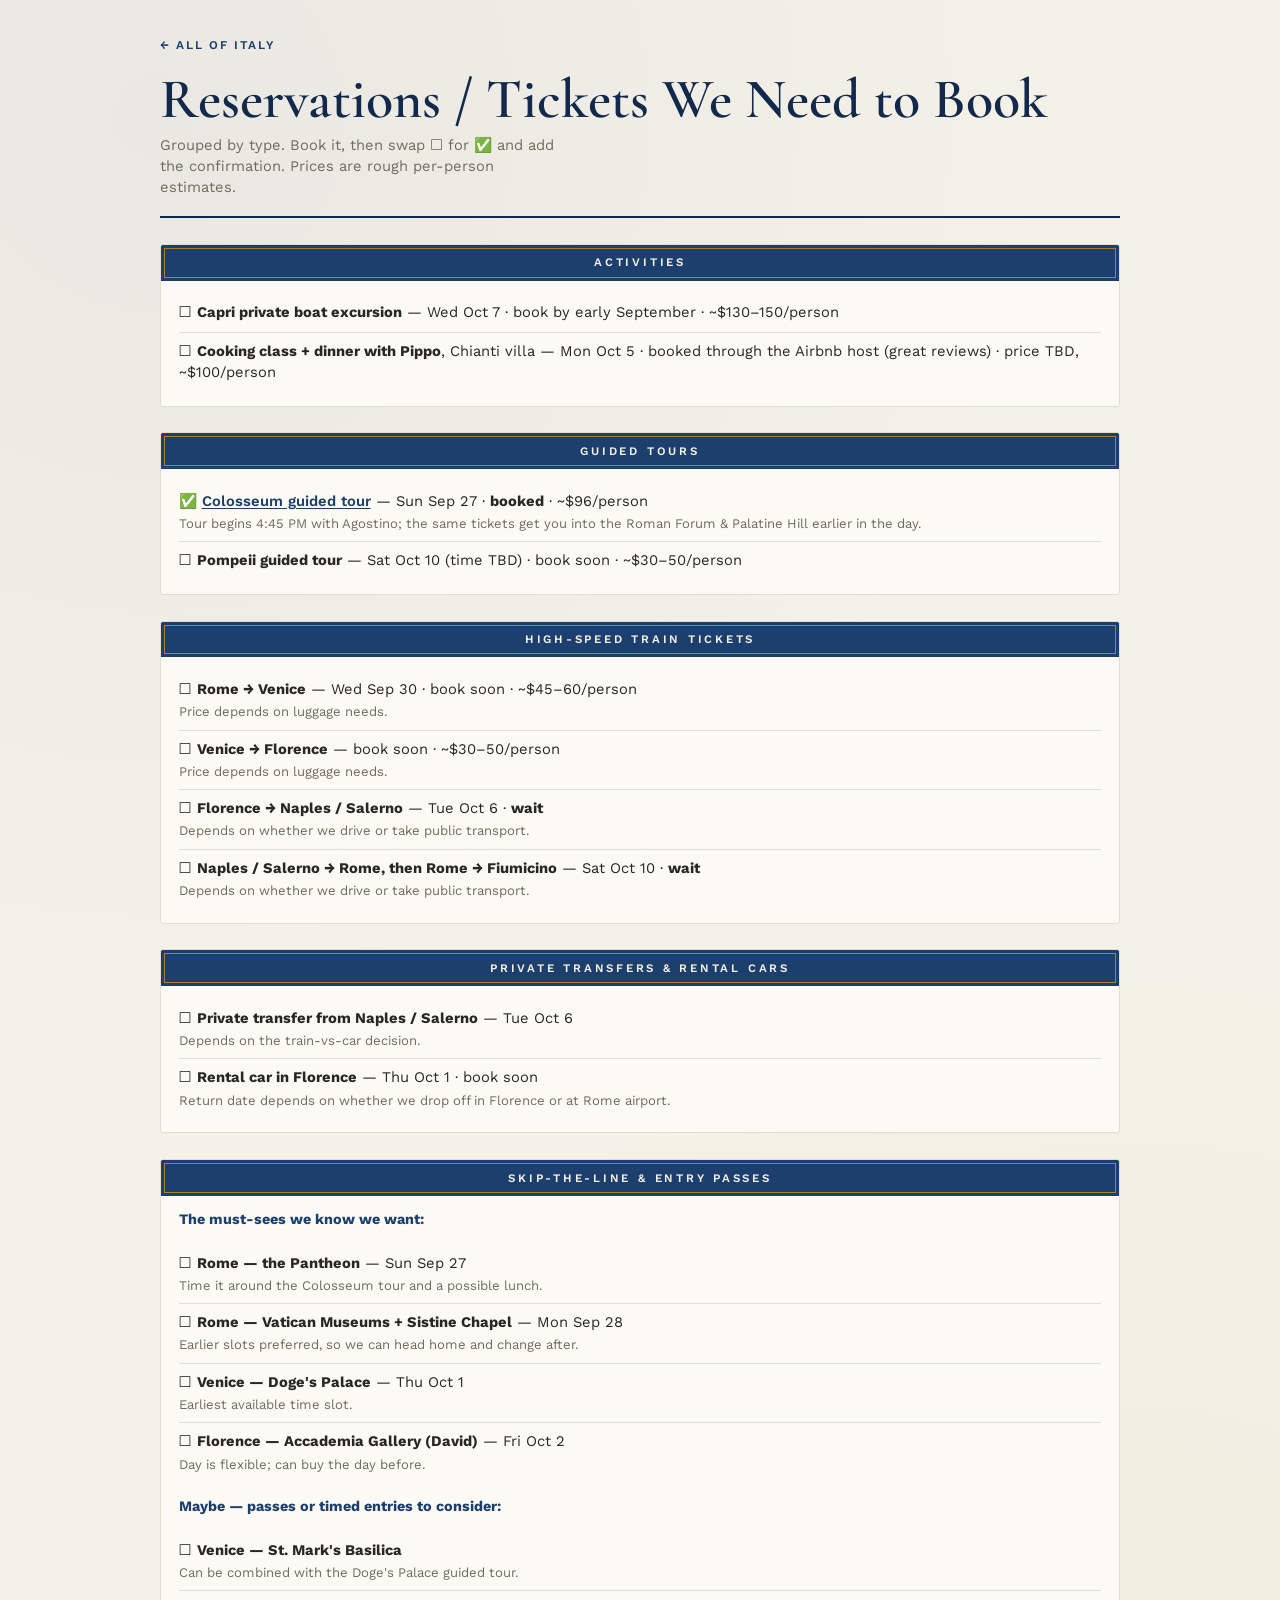
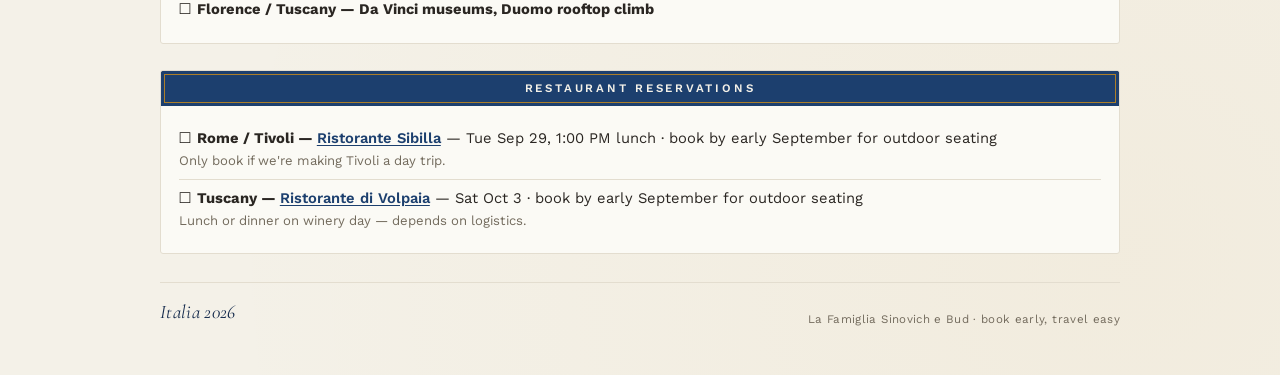
<file: reservations.html>
<!DOCTYPE html>
<html lang="en">
<head>
<meta charset="UTF-8" />
<meta name="viewport" content="width=device-width, initial-scale=1.0, viewport-fit=cover" />
<meta name="color-scheme" content="only light" />
<title>Reservations &amp; Tickets · Italia 2026</title>
<meta name="theme-color" content="#1C3F6E" />
<link rel="preconnect" href="https://fonts.googleapis.com" />
<link rel="preconnect" href="https://fonts.gstatic.com" crossorigin />
<link href="https://fonts.googleapis.com/css2?family=Cormorant+Garamond:ital,wght@0,500;0,600;1,500&family=Work+Sans:ital,wght@0,400;0,500;0,600;1,400&display=swap" rel="stylesheet" />
<link rel="stylesheet" href="style.css" />
</head>
<body>
<main class="sheet">
  <header class="subhead">
    <a class="backlink" href="index.html">← All of Italy</a>
    <h1>Reservations / Tickets We Need to Book</h1>
    <p>Grouped by type. Book it, then swap ☐ for ✅ and add the confirmation. Prices are rough per-person estimates.</p>
  </header>
  <section>

    <div class="block">
      <h3>Activities</h3>
      <ul class="plain">
        <li>☐ <strong>Capri private boat excursion</strong> — Wed Oct 7 · book by early September · ~$130–150/person</li>
        <li>☐ <strong>Cooking class + dinner with Pippo</strong>, Chianti villa — Mon Oct 5 · booked through the Airbnb host (great reviews) · price TBD, ~$100/person</li>
      </ul>
    </div>

    <div class="block">
      <h3>Guided Tours</h3>
      <ul class="plain">
        <li>✅ <strong><a href="https://www.airbnb.com/l/M0F2mcpz?s=67&amp;unique_share_id=78bf83fe-dd17-4579-a155-7768687d5c3a" target="_blank" rel="noopener">Colosseum guided tour</a></strong> — Sun Sep 27 · <b>booked</b> · ~$96/person<span class="ck-note">Tour begins 4:45 PM with Agostino; the same tickets get you into the Roman Forum &amp; Palatine Hill earlier in the day.</span></li>
        <li>☐ <strong>Pompeii guided tour</strong> — Sat Oct 10 (time TBD) · book soon · ~$30–50/person</li>
      </ul>
    </div>

    <div class="block">
      <h3>High-Speed Train Tickets</h3>
      <ul class="plain">
        <li>☐ <strong>Rome → Venice</strong> — Wed Sep 30 · book soon · ~$45–60/person<span class="ck-note">Price depends on luggage needs.</span></li>
        <li>☐ <strong>Venice → Florence</strong> — book soon · ~$30–50/person<span class="ck-note">Price depends on luggage needs.</span></li>
        <li>☐ <strong>Florence → Naples / Salerno</strong> — Tue Oct 6 · <b>wait</b><span class="ck-note">Depends on whether we drive or take public transport.</span></li>
        <li>☐ <strong>Naples / Salerno → Rome, then Rome → Fiumicino</strong> — Sat Oct 10 · <b>wait</b><span class="ck-note">Depends on whether we drive or take public transport.</span></li>
      </ul>
    </div>

    <div class="block">
      <h3>Private Transfers &amp; Rental Cars</h3>
      <ul class="plain">
        <li>☐ <strong>Private transfer from Naples / Salerno</strong> — Tue Oct 6<span class="ck-note">Depends on the train-vs-car decision.</span></li>
        <li>☐ <strong>Rental car in Florence</strong> — Thu Oct 1 · book soon<span class="ck-note">Return date depends on whether we drop off in Florence or at Rome airport.</span></li>
      </ul>
    </div>

    <div class="block">
      <h3>Skip-the-Line &amp; Entry Passes</h3>
      <p class="note"><b>The must-sees we know we want:</b></p>
      <ul class="plain">
        <li>☐ <strong>Rome — the Pantheon</strong> — Sun Sep 27<span class="ck-note">Time it around the Colosseum tour and a possible lunch.</span></li>
        <li>☐ <strong>Rome — Vatican Museums + Sistine Chapel</strong> — Mon Sep 28<span class="ck-note">Earlier slots preferred, so we can head home and change after.</span></li>
        <li>☐ <strong>Venice — Doge's Palace</strong> — Thu Oct 1<span class="ck-note">Earliest available time slot.</span></li>
        <li>☐ <strong>Florence — Accademia Gallery (David)</strong> — Fri Oct 2<span class="ck-note">Day is flexible; can buy the day before.</span></li>
      </ul>
      <p class="note" style="margin-top:.9rem"><b>Maybe — passes or timed entries to consider:</b></p>
      <ul class="plain">
        <li>☐ <strong>Venice — St. Mark's Basilica</strong><span class="ck-note">Can be combined with the Doge's Palace guided tour.</span></li>
        <li>☐ <strong>Florence / Tuscany — Da Vinci museums, Duomo rooftop climb</strong></li>
      </ul>
    </div>

    <div class="block">
      <h3>Restaurant Reservations</h3>
      <ul class="plain">
        <li>☐ <strong>Rome / Tivoli — <a href="https://www.ristorantesibilla.com/" target="_blank" rel="noopener">Ristorante Sibilla</a></strong> — Tue Sep 29, 1:00 PM lunch · book by early September for outdoor seating<span class="ck-note">Only book if we're making Tivoli a day trip.</span></li>
        <li>☐ <strong>Tuscany — <a href="https://www.labottegadivolpaia.it/homepage.php" target="_blank" rel="noopener">Ristorante di Volpaia</a></strong> — Sat Oct 3 · book by early September for outdoor seating<span class="ck-note">Lunch or dinner on winery day — depends on logistics.</span></li>
      </ul>
    </div>

  </section>
  <footer>
    <div class="fn">Italia 2026</div>
    <div class="cr">La Famiglia Sinovich e Bud · book early, travel easy</div>
  </footer>
</main>
</body>
</html>
</file>
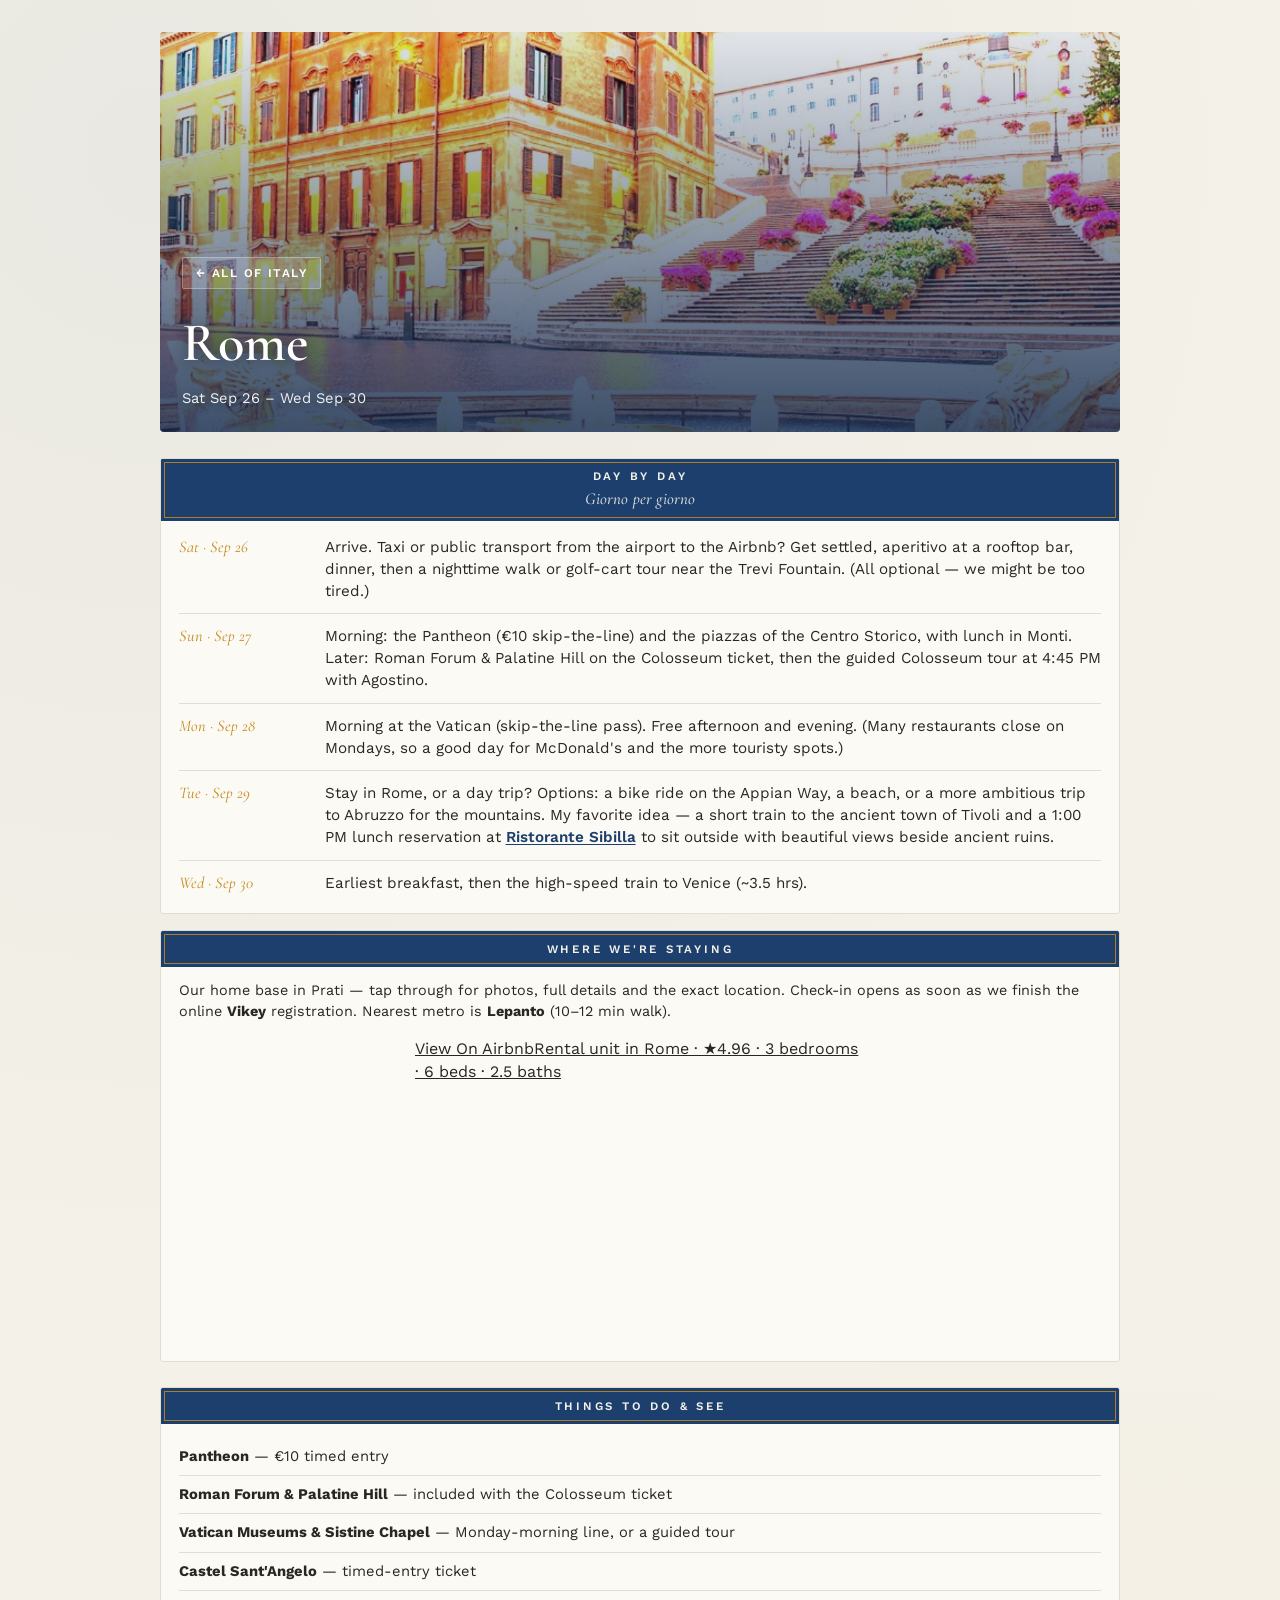
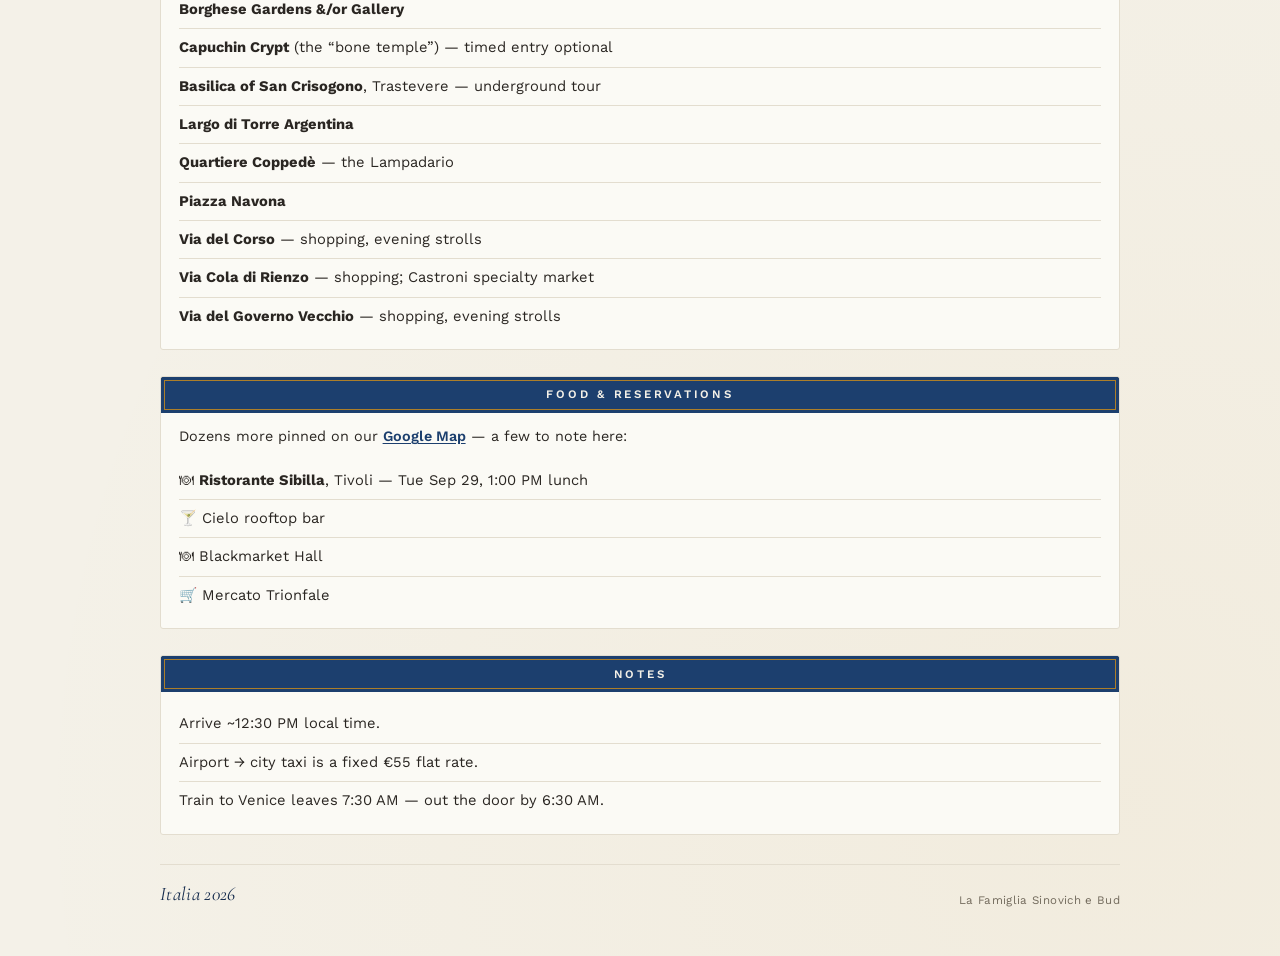
<file: rome.html>
<!DOCTYPE html>
<html lang="en">
<head>
<meta charset="UTF-8" />
<meta name="viewport" content="width=device-width, initial-scale=1.0, viewport-fit=cover" />
<meta name="color-scheme" content="only light" />
<title>Rome · Italia 2026</title>
<meta name="theme-color" content="#1C3F6E" />
<link rel="preconnect" href="https://fonts.googleapis.com" />
<link rel="preconnect" href="https://fonts.gstatic.com" crossorigin />
<link href="https://fonts.googleapis.com/css2?family=Cormorant+Garamond:ital,wght@0,500;0,600;1,500&family=Work+Sans:ital,wght@0,400;0,500;0,600;1,400&display=swap" rel="stylesheet" />
<link rel="stylesheet" href="style.css" />
</head>
<body class="region-rome" style="--page-img:url('rome-header.jpg')">
<main class="sheet">
  <header class="subhead photo" style="min-height:400px;background-position:center 42%">
    <a class="backlink" href="index.html">← All of Italy</a>
    <h1>Rome</h1>
    <p>Sat Sep 26 – Wed Sep 30</p>
  </header>
  <section>
    <div class="itin" style="margin-bottom:16px">
      <div class="plaque">Day by day<span class="it">Giorno per giorno</span></div>
      <ul>
        <li><div class="date">Sat · Sep 26</div><div class="what">Arrive. Taxi or public transport from the airport to the Airbnb? Get settled, aperitivo at a rooftop bar, dinner, then a nighttime walk or golf-cart tour near the Trevi Fountain. (All optional — we might be too tired.)</div></li>
        <li><div class="date">Sun · Sep 27</div><div class="what">Morning: the Pantheon (&euro;10 skip-the-line) and the piazzas of the Centro Storico, with lunch in Monti. Later: Roman Forum &amp; Palatine Hill on the Colosseum ticket, then the guided Colosseum tour at 4:45 PM with Agostino.</div></li>
        <li><div class="date">Mon · Sep 28</div><div class="what">Morning at the Vatican (skip-the-line pass). Free afternoon and evening. (Many restaurants close on Mondays, so a good day for McDonald's and the more touristy spots.)</div></li>
        <li><div class="date">Tue · Sep 29</div><div class="what">Stay in Rome, or a day trip? Options: a bike ride on the Appian Way, a beach, or a more ambitious trip to Abruzzo for the mountains. My favorite idea — a short train to the ancient town of Tivoli and a 1:00 PM lunch reservation at <a href="https://www.ristorantesibilla.com/" target="_blank" rel="noopener">Ristorante Sibilla</a> to sit outside with beautiful views beside ancient ruins.</div></li>
        <li><div class="date">Wed · Sep 30</div><div class="what">Earliest breakfast, then the high-speed train to Venice (~3.5 hrs).</div></li>
      </ul>
    </div>
    <div class="block">
      <h3>Where we're staying</h3>
      <p>Our home base in Prati — tap through for photos, full details and the exact location. Check-in opens as soon as we finish the online <b>Vikey</b> registration. Nearest metro is <b>Lepanto</b> (10–12 min walk).</p>
      <div class="airbnb-embed-frame" data-id="996140170924809285" data-view="home" data-hide-price="true" style="width:100%;max-width:450px;height:300px;margin:14px auto 2px;"><a href="https://www.airbnb.com/rooms/996140170924809285?guests=1&amp;adults=1&amp;s=66&amp;source=embed_widget">View On Airbnb</a><a href="https://www.airbnb.com/rooms/996140170924809285?guests=1&amp;adults=1&amp;s=66&amp;source=embed_widget" rel="nofollow">Rental unit in Rome · ★4.96 · 3 bedrooms · 6 beds · 2.5 baths</a><script async src="https://www.airbnb.com/embeddable/airbnb_jssdk"></script></div>
    </div>
    <div class="block">
      <h3>Things to do &amp; see</h3>
      <ul class="plain">
        <li><strong>Pantheon</strong> — &euro;10 timed entry</li>
        <li><strong>Roman Forum &amp; Palatine Hill</strong> — included with the Colosseum ticket</li>
        <li><strong>Vatican Museums &amp; Sistine Chapel</strong> — Monday-morning line, or a guided tour</li>
        <li><strong>Castel Sant'Angelo</strong> — timed-entry ticket</li>
        <li><strong>Borghese Gardens &amp;/or Gallery</strong></li>
        <li><strong>Capuchin Crypt</strong> (the &ldquo;bone temple&rdquo;) — timed entry optional</li>
        <li><strong>Basilica of San Crisogono</strong>, Trastevere — underground tour</li>
        <li><strong>Largo di Torre Argentina</strong></li>
        <li><strong>Quartiere Coppedè</strong> — the Lampadario</li>
        <li><strong>Piazza Navona</strong></li>
        <li><strong>Via del Corso</strong> — shopping, evening strolls</li>
        <li><strong>Via Cola di Rienzo</strong> — shopping; Castroni specialty market</li>
        <li><strong>Via del Governo Vecchio</strong> — shopping, evening strolls</li>
      </ul>
    </div>
    <div class="block">
      <h3>Food &amp; reservations</h3>
      <p>Dozens more pinned on our <a href="map.html">Google Map</a> — a few to note here:</p>
      <ul class="plain">
        <li>🍽 <strong>Ristorante Sibilla</strong>, Tivoli — Tue Sep 29, 1:00 PM lunch</li>
        <li>🍸 Cielo rooftop bar</li>
        <li>🍽 Blackmarket Hall</li>
        <li>🛒 Mercato Trionfale</li>
      </ul>
    </div>
    <div class="block">
      <h3>Notes</h3>
      <ul class="plain">
        <li>Arrive ~12:30 PM local time.</li>
        <li>Airport → city taxi is a fixed &euro;55 flat rate.</li>
        <li>Train to Venice leaves 7:30 AM — out the door by 6:30 AM.</li>
      </ul>
    </div>
  </section>
  <footer>
    <div class="fn">Italia 2026</div>
    <div class="cr">La Famiglia Sinovich e Bud</div>
  </footer>
</main>
</body>
</html>
</file>
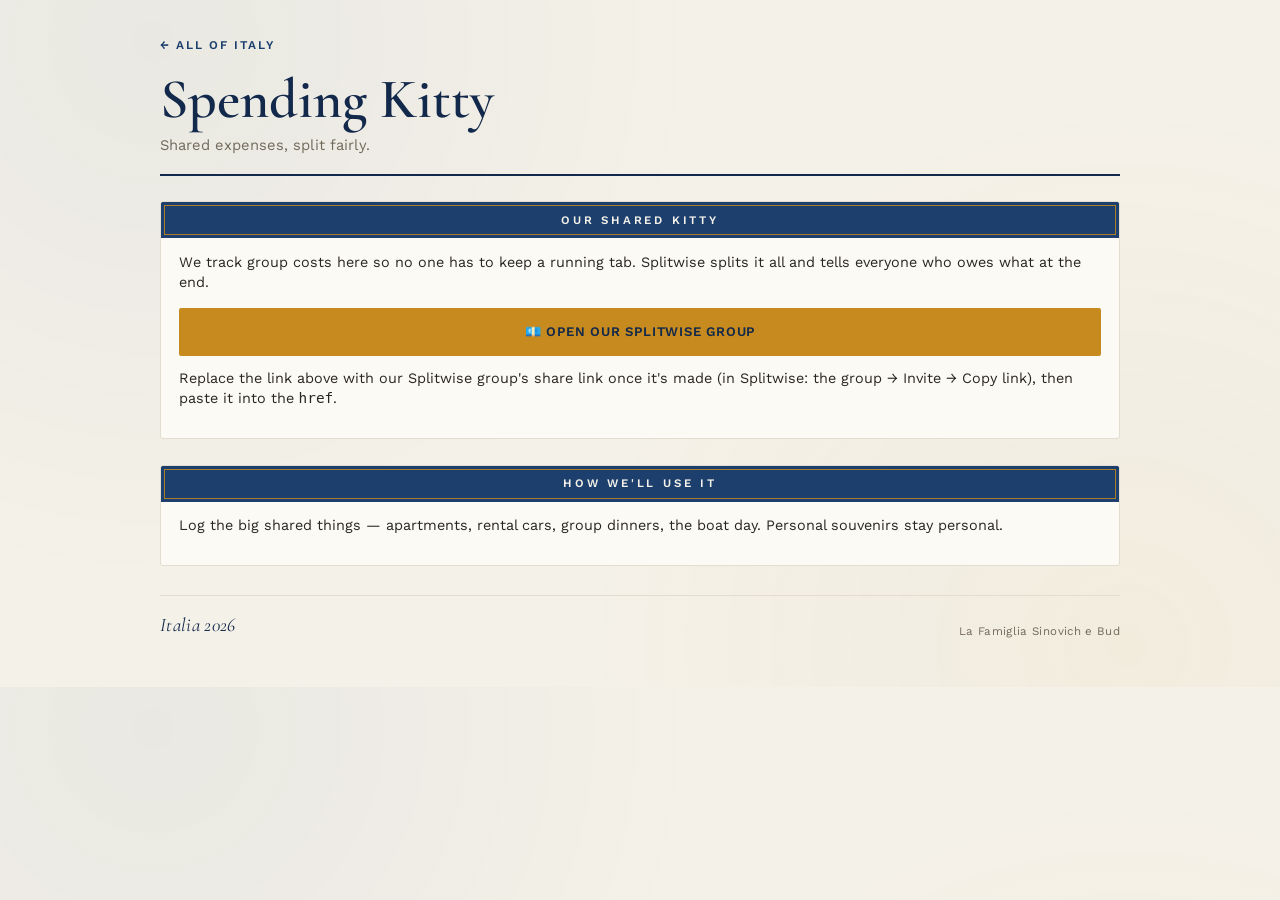
<file: spending.html>
<!DOCTYPE html>
<html lang="en">
<head>
<meta charset="UTF-8" />
<meta name="viewport" content="width=device-width, initial-scale=1.0, viewport-fit=cover" />
<meta name="color-scheme" content="only light" />
<title>Spending Kitty · Italia 2026</title>
<meta name="theme-color" content="#1C3F6E" />
<link rel="preconnect" href="https://fonts.googleapis.com" />
<link rel="preconnect" href="https://fonts.gstatic.com" crossorigin />
<link href="https://fonts.googleapis.com/css2?family=Cormorant+Garamond:ital,wght@0,500;0,600;1,500&family=Work+Sans:ital,wght@0,400;0,500;0,600;1,400&display=swap" rel="stylesheet" />
<link rel="stylesheet" href="style.css" />
</head>
<body class="">
<main class="sheet">
  <header class="subhead">
    <a class="backlink" href="index.html">← All of Italy</a>
    <h1>Spending Kitty</h1>
    <p>Shared expenses, split fairly.</p>
  </header>
  <section>
    <div class="block">
      <h3>Our shared kitty</h3>
      <p>We track group costs here so no one has to keep a running tab. Splitwise splits it all and tells everyone who owes what at the end.</p>
      <a class="cta" href="#" target="_blank" rel="noopener">💶 Open our Splitwise group</a>
      <p style="margin-top:12px">Replace the link above with our Splitwise group's share link once it's made (in Splitwise: the group → Invite → Copy link), then paste it into the <code>href</code>.</p>
    </div>
    <div class="block">
      <h3>How we'll use it</h3>
      <p>Log the big shared things — apartments, rental cars, group dinners, the boat day. Personal souvenirs stay personal.</p>
    </div>
  </section>
  <footer>
    <div class="fn">Italia 2026</div>
    <div class="cr">La Famiglia Sinovich e Bud</div>
  </footer>
</main>
</body>
</html>
</file>
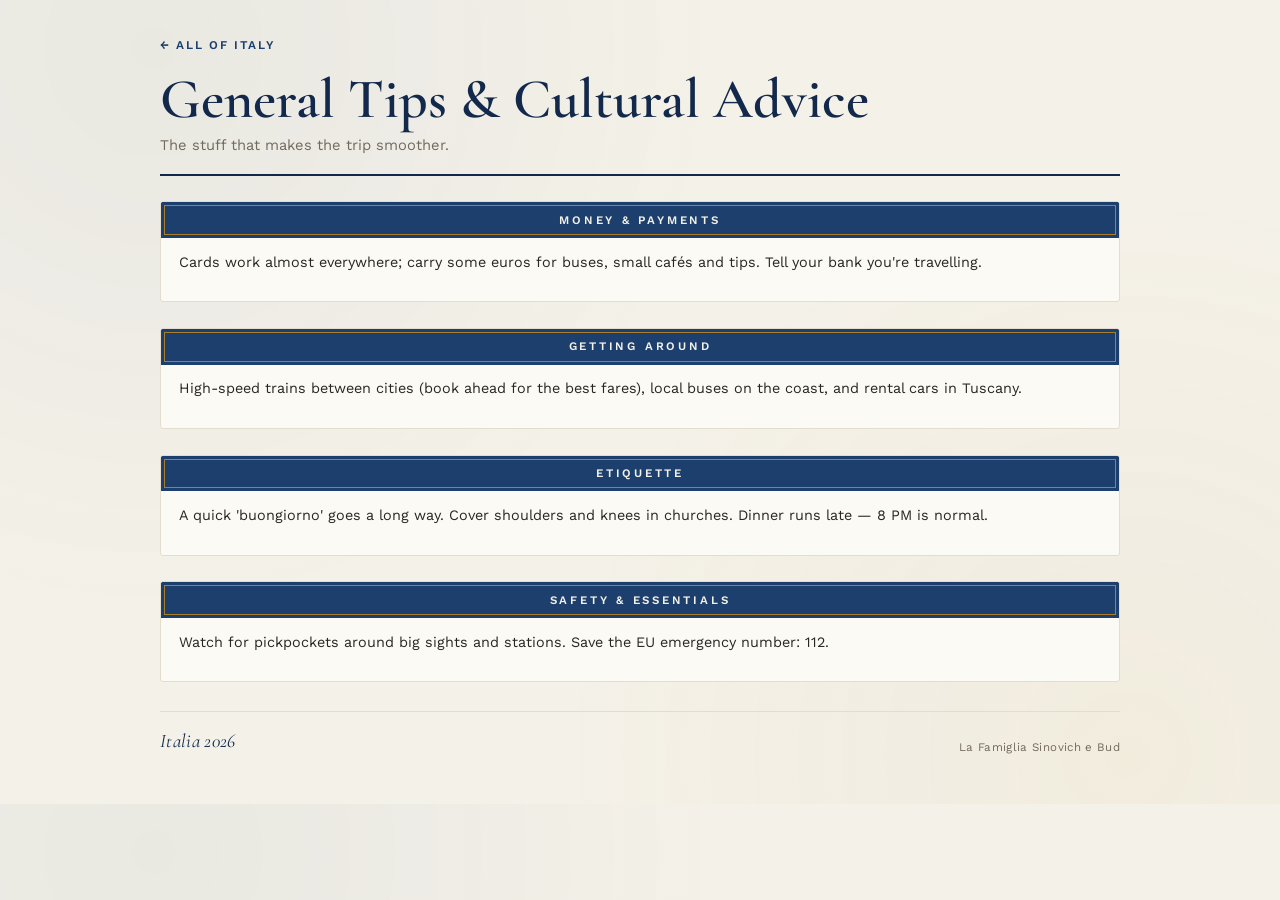
<file: tips.html>
<!DOCTYPE html>
<html lang="en">
<head>
<meta charset="UTF-8" />
<meta name="viewport" content="width=device-width, initial-scale=1.0, viewport-fit=cover" />
<meta name="color-scheme" content="only light" />
<title>General Tips · Italia 2026</title>
<meta name="theme-color" content="#1C3F6E" />
<link rel="preconnect" href="https://fonts.googleapis.com" />
<link rel="preconnect" href="https://fonts.gstatic.com" crossorigin />
<link href="https://fonts.googleapis.com/css2?family=Cormorant+Garamond:ital,wght@0,500;0,600;1,500&family=Work+Sans:ital,wght@0,400;0,500;0,600;1,400&display=swap" rel="stylesheet" />
<link rel="stylesheet" href="style.css" />
</head>
<body class="">
<main class="sheet">
  <header class="subhead">
    <a class="backlink" href="index.html">← All of Italy</a>
    <h1>General Tips & Cultural Advice</h1>
    <p>The stuff that makes the trip smoother.</p>
  </header>
  <section>
    <div class="block">
      <h3>Money & payments</h3>
      <p>Cards work almost everywhere; carry some euros for buses, small cafés and tips. Tell your bank you're travelling.</p>
    </div>
    <div class="block">
      <h3>Getting around</h3>
      <p>High-speed trains between cities (book ahead for the best fares), local buses on the coast, and rental cars in Tuscany.</p>
    </div>
    <div class="block">
      <h3>Etiquette</h3>
      <p>A quick 'buongiorno' goes a long way. Cover shoulders and knees in churches. Dinner runs late — 8 PM is normal.</p>
    </div>
    <div class="block">
      <h3>Safety & essentials</h3>
      <p>Watch for pickpockets around big sights and stations. Save the EU emergency number: 112.</p>
    </div>
  </section>
  <footer>
    <div class="fn">Italia 2026</div>
    <div class="cr">La Famiglia Sinovich e Bud</div>
  </footer>
</main>
</body>
</html>
</file>
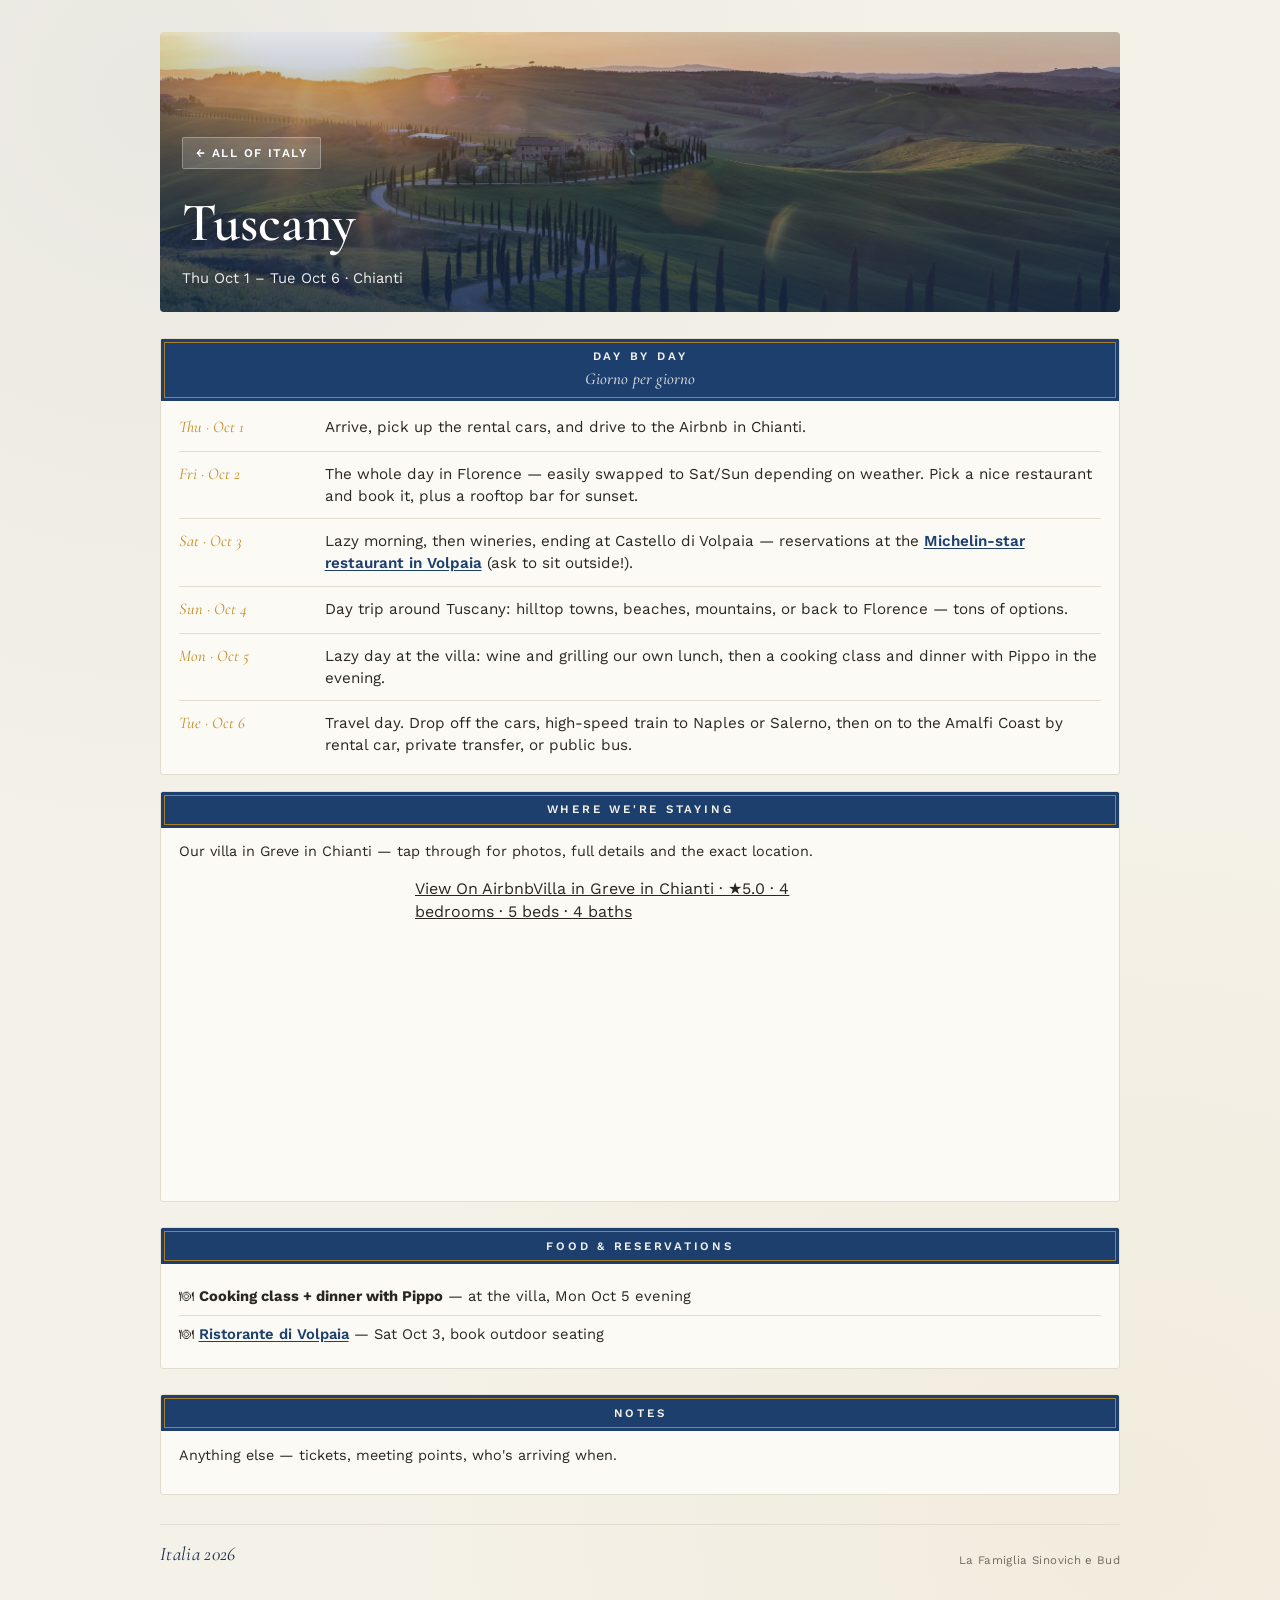
<file: tuscany.html>
<!DOCTYPE html>
<html lang="en">
<head>
<meta charset="UTF-8" />
<meta name="viewport" content="width=device-width, initial-scale=1.0, viewport-fit=cover" />
<meta name="color-scheme" content="only light" />
<title>Tuscany · Italia 2026</title>
<meta name="theme-color" content="#1C3F6E" />
<link rel="preconnect" href="https://fonts.googleapis.com" />
<link rel="preconnect" href="https://fonts.gstatic.com" crossorigin />
<link href="https://fonts.googleapis.com/css2?family=Cormorant+Garamond:ital,wght@0,500;0,600;1,500&family=Work+Sans:ital,wght@0,400;0,500;0,600;1,400&display=swap" rel="stylesheet" />
<link rel="stylesheet" href="style.css" />
</head>
<body class="region-tuscany" style="--page-img:url('tuscany-header.jpg')">
<main class="sheet">
  <header class="subhead photo">
    <a class="backlink" href="index.html">← All of Italy</a>
    <h1>Tuscany</h1>
    <p>Thu Oct 1 – Tue Oct 6 · Chianti</p>
  </header>
  <section>
    <div class="itin" style="margin-bottom:16px">
      <div class="plaque">Day by day<span class="it">Giorno per giorno</span></div>
      <ul>
        <li><div class="date">Thu · Oct 1</div><div class="what">Arrive, pick up the rental cars, and drive to the Airbnb in Chianti.</div></li>
        <li><div class="date">Fri · Oct 2</div><div class="what">The whole day in Florence — easily swapped to Sat/Sun depending on weather. Pick a nice restaurant and book it, plus a rooftop bar for sunset.</div></li>
        <li><div class="date">Sat · Oct 3</div><div class="what">Lazy morning, then wineries, ending at Castello di Volpaia — reservations at the <a href="https://www.labottegadivolpaia.it/homepage.php" target="_blank" rel="noopener">Michelin-star restaurant in Volpaia</a> (ask to sit outside!).</div></li>
        <li><div class="date">Sun · Oct 4</div><div class="what">Day trip around Tuscany: hilltop towns, beaches, mountains, or back to Florence — tons of options.</div></li>
        <li><div class="date">Mon · Oct 5</div><div class="what">Lazy day at the villa: wine and grilling our own lunch, then a cooking class and dinner with Pippo in the evening.</div></li>
        <li><div class="date">Tue · Oct 6</div><div class="what">Travel day. Drop off the cars, high-speed train to Naples or Salerno, then on to the Amalfi Coast by rental car, private transfer, or public bus.</div></li>
      </ul>
    </div>
    <div class="block">
      <h3>Where we're staying</h3>
      <p>Our villa in Greve in Chianti — tap through for photos, full details and the exact location.</p>
      <div class="airbnb-embed-frame" data-id="34525431" data-view="home" data-hide-price="true" style="width:100%;max-width:450px;height:300px;margin:14px auto 2px;"><a href="https://www.airbnb.com/rooms/34525431?guests=1&amp;adults=1&amp;s=66&amp;source=embed_widget">View On Airbnb</a><a href="https://www.airbnb.com/rooms/34525431?guests=1&amp;adults=1&amp;s=66&amp;source=embed_widget" rel="nofollow">Villa in Greve in Chianti · ★5.0 · 4 bedrooms · 5 beds · 4 baths</a><script async src="https://www.airbnb.com/embeddable/airbnb_jssdk"></script></div>
    </div>
    <div class="block">
      <h3>Food &amp; reservations</h3>
      <ul class="plain">
        <li>🍽 <strong>Cooking class + dinner with Pippo</strong> — at the villa, Mon Oct 5 evening</li>
        <li>🍽 <strong><a href="https://www.labottegadivolpaia.it/homepage.php" target="_blank" rel="noopener">Ristorante di Volpaia</a></strong> — Sat Oct 3, book outdoor seating</li>
      </ul>
    </div>
    <div class="block">
      <h3>Notes</h3>
      <p>Anything else — tickets, meeting points, who's arriving when.</p>
    </div>
  </section>
  <footer>
    <div class="fn">Italia 2026</div>
    <div class="cr">La Famiglia Sinovich e Bud</div>
  </footer>
</main>
</body>
</html>
</file>
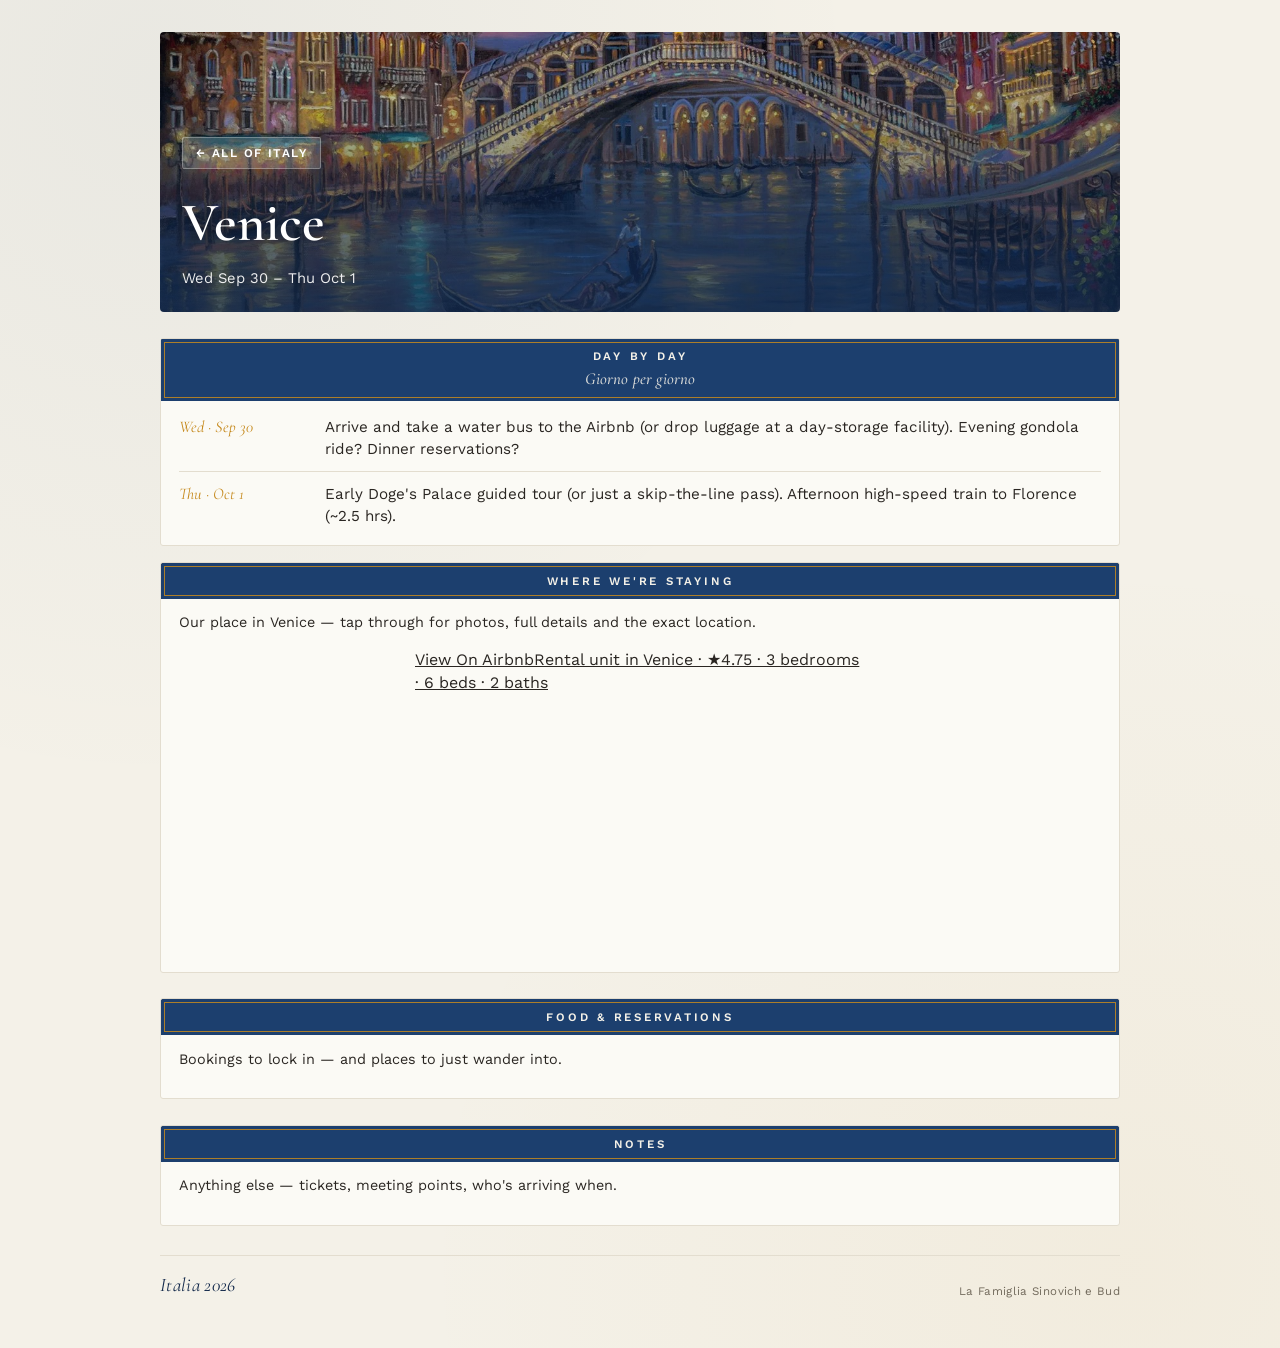
<file: venice.html>
<!DOCTYPE html>
<html lang="en">
<head>
<meta charset="UTF-8" />
<meta name="viewport" content="width=device-width, initial-scale=1.0, viewport-fit=cover" />
<meta name="color-scheme" content="only light" />
<title>Venice · Italia 2026</title>
<meta name="theme-color" content="#1C3F6E" />
<link rel="preconnect" href="https://fonts.googleapis.com" />
<link rel="preconnect" href="https://fonts.gstatic.com" crossorigin />
<link href="https://fonts.googleapis.com/css2?family=Cormorant+Garamond:ital,wght@0,500;0,600;1,500&family=Work+Sans:ital,wght@0,400;0,500;0,600;1,400&display=swap" rel="stylesheet" />
<link rel="stylesheet" href="style.css" />
</head>
<body class="region-venice" style="--page-img:url('venice-header.webp')">
<main class="sheet">
  <header class="subhead photo">
    <a class="backlink" href="index.html">← All of Italy</a>
    <h1>Venice</h1>
    <p>Wed Sep 30 – Thu Oct 1</p>
  </header>
  <section>
    <div class="itin" style="margin-bottom:16px">
      <div class="plaque">Day by day<span class="it">Giorno per giorno</span></div>
      <ul>
        <li><div class="date">Wed · Sep 30</div><div class="what">Arrive and take a water bus to the Airbnb (or drop luggage at a day-storage facility). Evening gondola ride? Dinner reservations?</div></li>
        <li><div class="date">Thu · Oct 1</div><div class="what">Early Doge's Palace guided tour (or just a skip-the-line pass). Afternoon high-speed train to Florence (~2.5 hrs).</div></li>
      </ul>
    </div>
    <div class="block">
      <h3>Where we're staying</h3>
      <p>Our place in Venice — tap through for photos, full details and the exact location.</p>
      <div class="airbnb-embed-frame" data-id="39298847" data-view="home" data-hide-price="true" style="width:100%;max-width:450px;height:300px;margin:14px auto 2px;"><a href="https://www.airbnb.com/rooms/39298847?guests=1&amp;adults=1&amp;s=66&amp;source=embed_widget">View On Airbnb</a><a href="https://www.airbnb.com/rooms/39298847?guests=1&amp;adults=1&amp;s=66&amp;source=embed_widget" rel="nofollow">Rental unit in Venice · ★4.75 · 3 bedrooms · 6 beds · 2 baths</a><script async src="https://www.airbnb.com/embeddable/airbnb_jssdk"></script></div>
    </div>
    <div class="block">
      <h3>Food &amp; reservations</h3>
      <p>Bookings to lock in — and places to just wander into.</p>
    </div>
    <div class="block">
      <h3>Notes</h3>
      <p>Anything else — tickets, meeting points, who's arriving when.</p>
    </div>
  </section>
  <footer>
    <div class="fn">Italia 2026</div>
    <div class="cr">La Famiglia Sinovich e Bud</div>
  </footer>
</main>
</body>
</html>
</file>
<file: style.css>
/* =========================================================
   ITALIA 2026 — enamel-plaque reference theme
   Cormorant Garamond + Work Sans, cobalt / ochre / porcelain.
   Reuses existing content class names, so page content is
   unchanged — only the look is new.
   ========================================================= */
:root{
  color-scheme:only light;              /* opt out of browser auto-dark */
  --porcelain:#F4F1E8; --tile:#FBFAF5;
  --cobalt:#1C3F6E; --cobalt-deep:#13294B;
  --ochre:#C68A1E; --pompeii:#9E3223;
  --ink:#2A2622; --muted:#726A5C; --hair:#E3DDCF;
  --serif:"Cormorant Garamond",Georgia,serif;
  --sans:"Work Sans",system-ui,sans-serif;
}
*{box-sizing:border-box;}
html{-webkit-text-size-adjust:100%;}
body{
  margin:0;
  background:
    radial-gradient(circle at 12% 6%, rgba(28,63,110,.05), transparent 42%),
    radial-gradient(circle at 88% 94%, rgba(198,138,30,.05), transparent 42%),
    var(--porcelain);
  color:var(--ink);font-family:var(--sans);line-height:1.45;
  padding:2rem 1.2rem 3rem;
}
.sheet{max-width:960px;margin:0 auto;}
a{color:inherit;}
h1,h2,h3{font-family:var(--serif);}

/* ---------- shared plaque (enamel targa) ---------- */
.plaque,
.block>h3,.block>.cat-label{
  display:block;background:var(--cobalt);color:var(--porcelain);
  text-align:center;text-transform:uppercase;font-family:var(--sans);
  font-size:.72rem;font-weight:600;letter-spacing:.24em;padding:.6rem .5rem;
  border-radius:2px 2px 0 0;
  box-shadow:inset 0 0 0 1px var(--cobalt),inset 0 0 0 3px var(--cobalt),inset 0 0 0 4px rgba(198,138,30,.85);
}
.plaque .it,.block>h3 .it,.block>.cat-label .it{display:block;font-family:var(--serif);font-style:italic;text-transform:none;
  letter-spacing:.01em;font-size:1.05rem;font-weight:500;opacity:.85;margin-top:.12rem;}

/* small section label */
.lbl,.cat-label{font-family:var(--sans);font-size:.68rem;letter-spacing:.28em;text-transform:uppercase;
  color:var(--muted);font-weight:600;margin:0 0 1rem;}

/* =========================================================
   HOME (masthead + tiles)
   ========================================================= */
.mast{position:relative;display:flex;align-items:flex-end;justify-content:space-between;gap:1.5rem;flex-wrap:wrap;
  padding:1.7rem 1.5rem 1.3rem;margin-bottom:1.9rem;border-bottom:2px solid var(--cobalt-deep);border-radius:4px 4px 0 0;
  background:
    linear-gradient(180deg, rgba(244,241,232,.56), rgba(244,241,232,.84)),
    url("home-header.jpg");
  background-size:cover;background-position:center 28%;}
.mast-left{flex:1 1 320px;}
.eyebrow{font-size:.68rem;letter-spacing:.32em;text-transform:uppercase;color:var(--cobalt);font-weight:600;margin:0 0 .4rem;}
.mast h1{font-weight:600;font-size:clamp(2.6rem,6.4vw,4rem);line-height:.96;margin:0;color:var(--cobalt-deep);letter-spacing:.005em;}
.mast h1 .en{display:block;font-style:italic;font-weight:500;font-size:.34em;color:var(--muted);letter-spacing:.02em;margin-top:.4rem;}
.lede{margin:.7rem 0 0;max-width:42ch;font-size:.92rem;color:var(--muted);}
.stamp{font-family:var(--serif);font-style:italic;font-size:1.15rem;color:var(--ochre);text-align:right;line-height:1.3;}
.stamp b{display:block;font-style:normal;font-weight:600;letter-spacing:.02em;color:var(--cobalt);font-size:.82rem;text-transform:uppercase;font-family:var(--sans);}

.dgrid{display:grid;grid-template-columns:1fr 1fr;gap:1.2rem;margin-bottom:2.2rem;}
.tile{background:var(--tile);border:1px solid var(--hair);border-radius:3px;overflow:hidden;display:flex;flex-direction:column;}
a.tile{text-decoration:none;color:inherit;transition:transform .12s ease,box-shadow .15s ease;}
a.tile:hover{transform:translateY(-3px);box-shadow:0 12px 26px rgba(19,41,75,.12);}
.tile .body{padding:.9rem 1.1rem 1rem;}
.dest-dt{font-size:.72rem;letter-spacing:.12em;text-transform:uppercase;color:var(--ochre);font-weight:600;}
.dest-desc{font-family:var(--serif);font-size:1.18rem;color:var(--ink);line-height:1.25;margin:.25rem 0 .7rem;}
.open{font-size:.72rem;letter-spacing:.1em;text-transform:uppercase;font-weight:600;color:var(--cobalt);text-decoration:none;}
.open:hover{color:var(--pompeii);}

.full{margin-bottom:2.2rem;}
.tl{list-style:none;margin:0;padding:1rem 1.2rem .4rem;}
.tl li{display:grid;grid-template-columns:120px 1fr;gap:1rem;padding:.7rem 0;border-bottom:1px solid var(--hair);}
.tl li:last-child{border-bottom:none;}
.tl .when{font-family:var(--serif);font-style:italic;color:var(--ochre);font-size:1rem;}
.tl .ev{font-family:var(--serif);font-weight:600;font-size:1.16rem;color:var(--cobalt-deep);line-height:1.15;}
.tl .ev small{display:block;font-family:var(--sans);font-weight:400;font-size:.82rem;color:var(--muted);margin-top:.12rem;}

.jump{background:var(--cobalt-deep);color:var(--porcelain);border-radius:3px;padding:1.3rem 1.4rem;margin-bottom:2.2rem;}
.jump .k{font-family:var(--serif);font-style:italic;font-size:1.6rem;display:block;margin-bottom:.15rem;}
.jump p{margin:.1rem 0 .9rem;font-size:.88rem;opacity:.85;max-width:52ch;}
.jump a{display:inline-block;color:var(--cobalt-deep);background:var(--ochre);text-decoration:none;font-weight:600;
  font-size:.76rem;letter-spacing:.1em;text-transform:uppercase;padding:.6rem 1rem;border-radius:2px;}
.jump a:hover{background:#dfa53a;}

.rlist{list-style:none;margin:0;padding:.2rem 1.1rem .5rem;}
.rlist li{border-bottom:1px solid var(--hair);}
.rlist li:last-child{border-bottom:none;}
.rlist a{display:flex;align-items:baseline;justify-content:space-between;gap:1rem;padding:.7rem 0;text-decoration:none;color:inherit;}
.rlist .n{font-family:var(--serif);font-weight:600;font-size:1.24rem;color:var(--cobalt-deep);}
.rlist .s{font-size:.8rem;color:var(--muted);text-align:right;}
.rlist a:hover .n{color:var(--pompeii);}

/* =========================================================
   SUB-PAGES
   ========================================================= */
/* Resource-page masthead (no photo) */
.subhead{margin-bottom:1.6rem;}
.subhead:not(.photo){background:transparent;color:var(--ink);padding:0 0 1.1rem;border-bottom:2px solid var(--cobalt-deep);}
.subhead:not(.photo) h1{color:var(--cobalt-deep);font-weight:600;font-size:clamp(2.3rem,6vw,3.5rem);line-height:.98;margin:.2rem 0 0;}
.subhead:not(.photo) p{color:var(--muted);font-size:.92rem;margin:.5rem 0 0;max-width:46ch;}
.subhead:not(.photo) .backlink{display:inline-block;margin-bottom:.9rem;font-size:.74rem;letter-spacing:.14em;
  text-transform:uppercase;font-weight:600;color:var(--cobalt);text-decoration:none;background:none;border:none;padding:0;}
.subhead:not(.photo) .backlink:hover{color:var(--pompeii);}

/* Masthead with a Save-as-PDF button (food & phrasebook) */
.subhead.haspdf{display:flex;align-items:flex-end;justify-content:space-between;gap:1.2rem;flex-wrap:wrap;}
.subhead.haspdf .mast-left{flex:1 1 320px;}
.print-btn{font-family:var(--sans);font-size:.78rem;font-weight:600;letter-spacing:.12em;text-transform:uppercase;
  color:var(--porcelain);background:var(--cobalt);border:none;border-radius:2px;padding:.7rem 1.15rem;cursor:pointer;
  box-shadow:0 0 0 3px var(--porcelain),0 0 0 4px var(--ochre);transition:background .15s ease,transform .1s ease;}
.print-btn:hover{background:var(--cobalt-deep);}
.print-btn:active{transform:translateY(1px);}
.print-btn:focus-visible{outline:3px solid var(--ochre);outline-offset:4px;}

/* City-page photo band */
.subhead.photo{position:relative;min-height:280px;display:flex;flex-direction:column;justify-content:flex-end;
  padding:1.4rem;border-radius:4px;color:#fff;
  background-image:linear-gradient(180deg,rgba(19,41,75,.12) 0%,rgba(19,41,75,.72) 82%,rgba(19,41,75,.82) 100%),var(--page-img,none);
  background-size:cover;background-position:center;}
.subhead.photo h1{color:#fff;font-weight:600;font-size:clamp(2.2rem,7vw,3.4rem);text-shadow:0 2px 14px rgba(0,0,0,.45);margin:0;}
.subhead.photo p{color:rgba(255,255,255,.92);font-size:.92rem;text-shadow:0 2px 10px rgba(0,0,0,.4);margin:.35rem 0 0;}
.subhead.photo .backlink{align-self:flex-start;display:inline-flex;align-items:center;gap:.4rem;margin-bottom:.9rem;
  font-size:.74rem;letter-spacing:.12em;text-transform:uppercase;font-weight:600;color:#fff;text-decoration:none;
  background:rgba(255,255,255,.16);border:1px solid rgba(255,255,255,.28);padding:.4rem .8rem;border-radius:2px;}
.subhead.photo .backlink:hover{background:rgba(255,255,255,.28);}

/* Content tiles */
.block{background:var(--tile);border:1px solid var(--hair);border-radius:3px;padding:.9rem 1.1rem;margin-bottom:1.6rem;overflow:hidden;}
.block>h3,.block>.cat-label{margin:-.9rem -1.1rem .85rem;}
.block>p:first-of-type,.block>.note{margin-top:0;}
.block p{font-size:.9rem;color:var(--ink);}
.block .note{color:var(--ink);font-size:.9rem;}
.block .note b{color:var(--cobalt);}

/* Phrase lists */
.phraselist{list-style:none;margin:0;padding:0;}
.phraselist li{padding:.5rem 0;border-bottom:1px solid var(--hair);display:block;}
.phraselist li:last-child{border-bottom:none;}
.phraselist .it{font-family:var(--serif);font-weight:600;font-size:1.3rem;line-height:1.05;color:var(--cobalt-deep);}
.phraselist .pron{font-family:var(--serif);font-style:italic;color:var(--ochre);font-size:1rem;margin-left:.15rem;}
.phraselist .en{display:block;font-size:.82rem;color:var(--muted);margin-top:.12rem;}

/* Plain checklists (reservations / packing) */
.block ul.plain{list-style:none;margin:0;padding:0;}
.block ul.plain li{padding:.5rem 0;border-bottom:1px solid var(--hair);font-size:.92rem;}
.block ul.plain li:last-child{border-bottom:none;}
.block ul.plain .ck-note{display:block;color:var(--muted);font-size:.82rem;line-height:1.4;margin-top:.18rem;}

/* Itinerary timeline (city day-by-day) */
.itin{background:var(--tile);border:1px solid var(--hair);border-radius:3px;padding:0;overflow:hidden;margin-bottom:1.6rem;}
.itin>.plaque{border-radius:0;}
.itin ul{list-style:none;margin:0;padding:.25rem 1.1rem .4rem;}
.itin li{display:grid;grid-template-columns:130px 1fr;gap:1rem;padding:.7rem 0;border-bottom:1px solid var(--hair);}
.itin li:last-child{border-bottom:none;}
.itin .date{font-family:var(--serif);font-style:italic;color:var(--ochre);font-size:1.02rem;}
.itin .what{font-size:.95rem;color:var(--ink);}

/* Buttons / links inside content */
.seealso{display:inline-block;text-decoration:none;font-weight:600;font-size:.76rem;letter-spacing:.1em;text-transform:uppercase;
  color:var(--porcelain);background:var(--cobalt);padding:.65rem 1rem;border-radius:2px;margin-top:.3rem;}
.seealso:hover{background:var(--cobalt-deep);}
.cta{display:flex;align-items:center;justify-content:center;gap:.6rem;text-decoration:none;font-weight:600;letter-spacing:.06em;
  text-transform:uppercase;font-size:.82rem;color:var(--cobalt-deep);background:var(--ochre);padding:.9rem;border-radius:2px;margin-top:.3rem;}
.cta:hover{background:#dfa53a;}
.itin a,.block p a,.block ul.plain a{color:var(--cobalt);font-weight:600;text-decoration:underline;text-underline-offset:2px;}
.itin a:hover,.block p a:hover,.block ul.plain a:hover{color:var(--pompeii);}
.airbnb-embed-frame{margin:.6rem auto !important;}

/* ---------- Footer ---------- */
footer{margin-top:1.8rem;padding-top:1rem;border-top:1px solid var(--hair);color:var(--muted);
  font-size:.72rem;letter-spacing:.03em;display:flex;justify-content:space-between;flex-wrap:wrap;gap:.5rem;}
.fn{font-family:var(--serif);font-style:italic;font-size:1.2rem;color:var(--cobalt-deep);}
.cr{align-self:flex-end;}

/* ---------- Tip callout ---------- */
.tip{margin:1.6rem 0 0;padding:.95rem 1.15rem;border-left:3px solid var(--ochre);background:rgba(198,138,30,.07);
  font-size:.88rem;color:var(--ink);}
.tip b{color:var(--cobalt);}

/* ---------- Responsive ---------- */
@media (max-width:560px){
  body{padding:1.4rem .9rem 2.4rem;}
  .dgrid{grid-template-columns:1fr;}
  .tl li,.itin li{grid-template-columns:1fr;gap:.15rem;}
  .stamp{text-align:left;}
  footer{gap:.2rem;}
  .cr{align-self:flex-start;}
}
@media (prefers-reduced-motion:reduce){*{transition:none !important;}}
:focus-visible{outline:3px solid var(--ochre);outline-offset:3px;border-radius:2px;}

/* ---------- Print (clean PDF from any page) ---------- */
@media print{
  :root{--porcelain:#fff;--tile:#fff;}
  body{padding:0;background:#fff;}
  .backlink{display:none !important;}
  .print-btn{display:none !important;}
  .block,.itin,.tile,.jump{break-inside:avoid;}
  .plaque,.block>h3,.block>.cat-label,.subhead.photo,.jump,.tip{-webkit-print-color-adjust:exact;print-color-adjust:exact;}
  @page{margin:1.2cm;}
}
</file>
